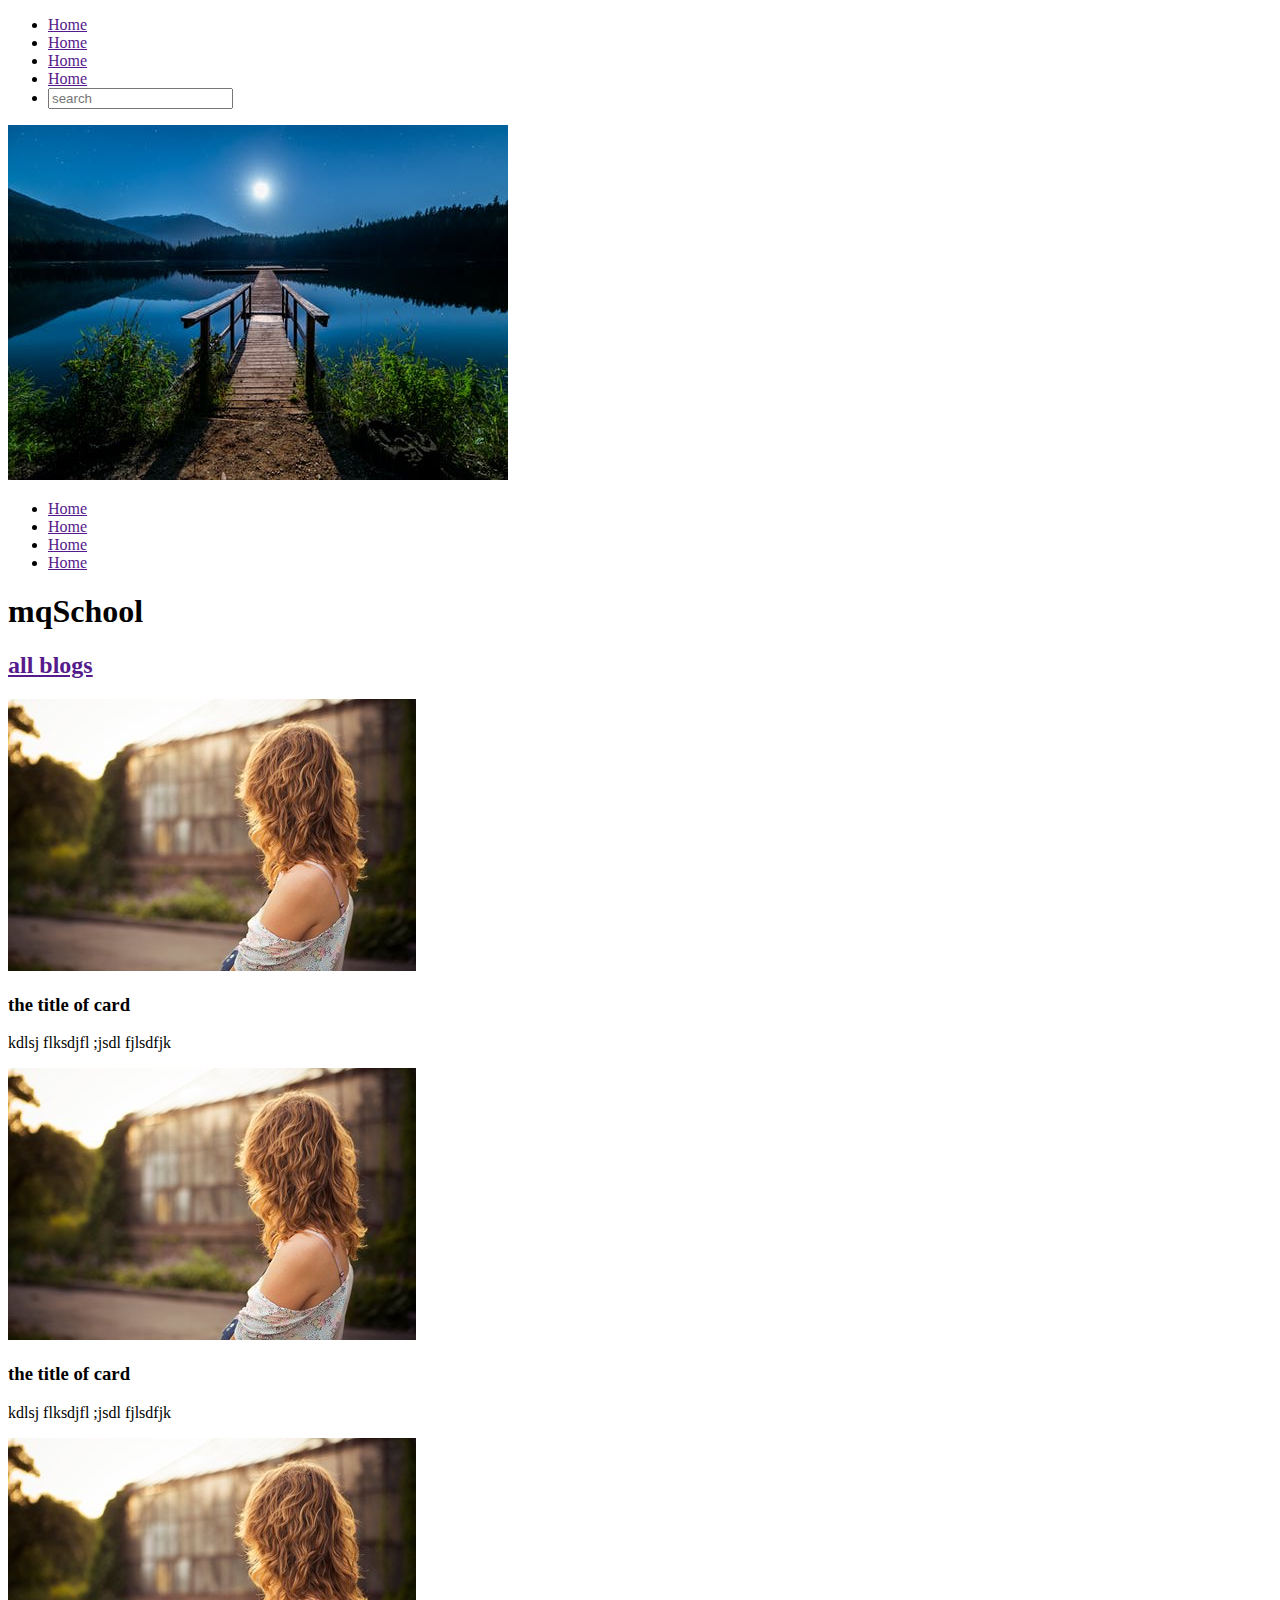
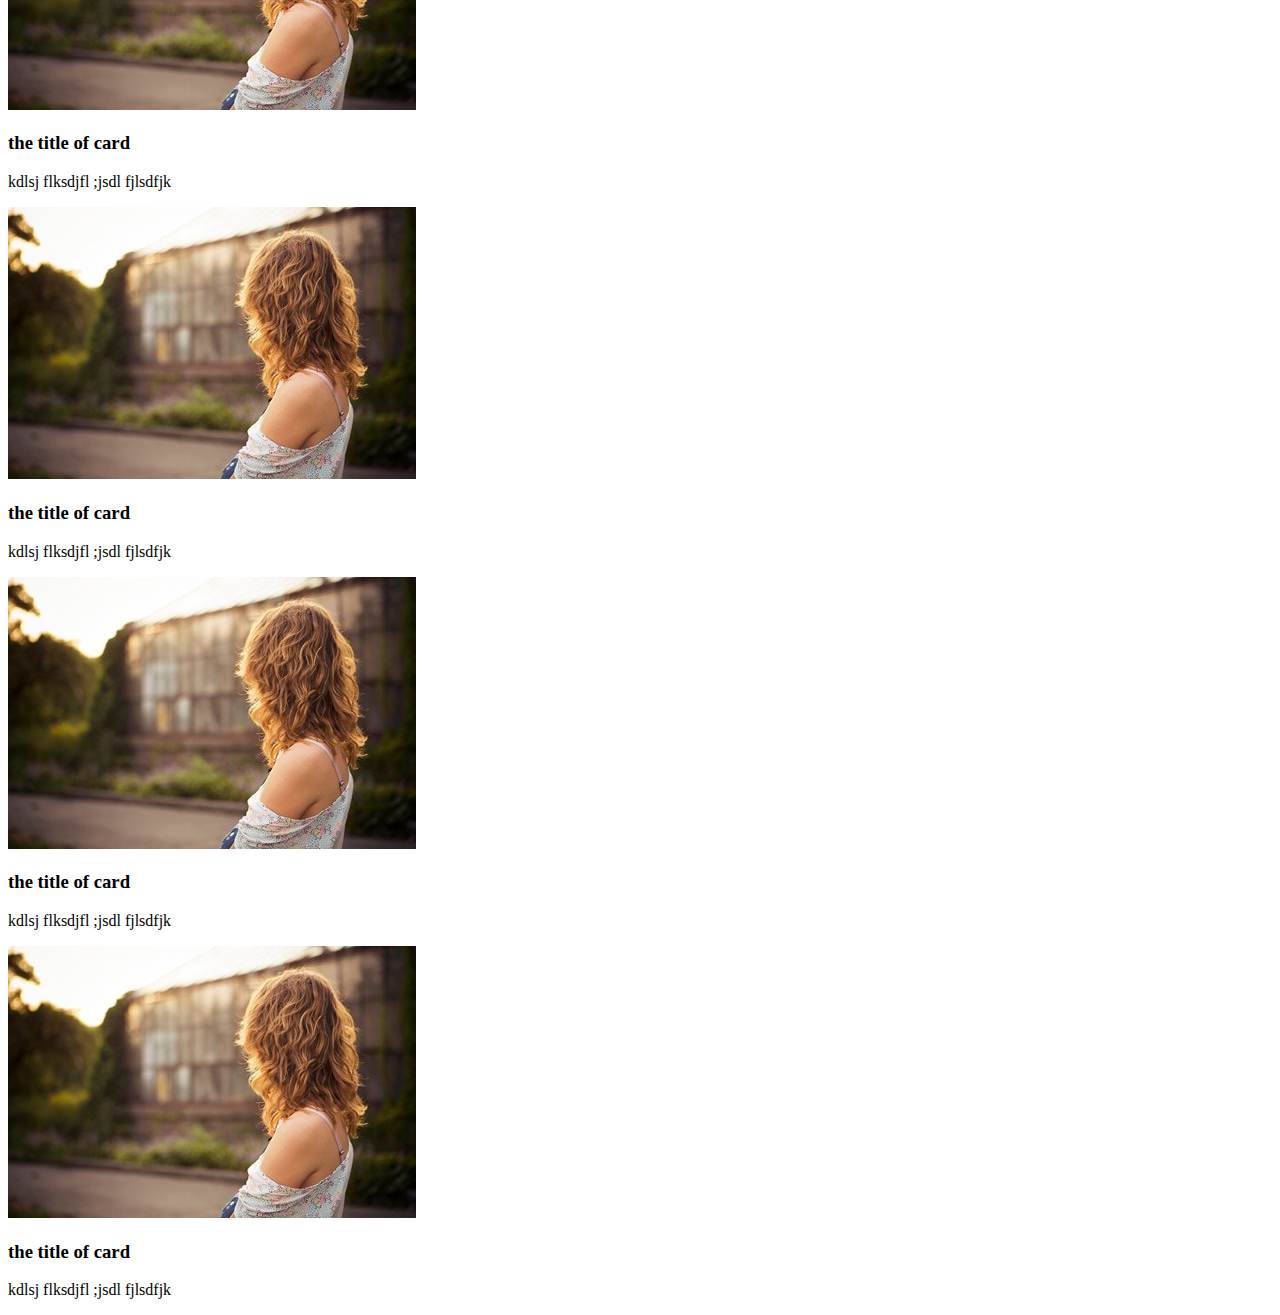
<file: index.html>
<!DOCTYPE html>
<html>
<head>
  <title></title>
  <link rel="stylesheet" href="https://use.fontawesome.com/releases/v5.8.1/css/all.css" integrity="sha384-50oBUHEmvpQ+1lW4y57PTFmhCaXp0ML5d60M1M7uH2+nqUivzIebhndOJK28anvf" crossorigin="anonymous">
</head>
<body>
  <div id="slideout-menu">
    <ul>
      <li>
        <a href="">Home</a>
      </li>
      <li>
        <a href="">Home</a>
      </li>
      <li>
        <a href="">Home</a>
      </li>
      <li>
        <a href="">Home</a>
      </li>
      <li>
        <input type="text" placeholder="search">
      </li>
    </ul>
  </div>
  <nav>
    <div id="logo-img">
      <a href="">
        <img src="logo.jpeg">
      </a>
    </div>
    <div id="menu-icon">
      <i class="fas fa-bars"></i>
    </div>
    <ul>
      <li>
        <a href="">Home</a>
      </li>
      <li>
        <a href="">Home</a>
      </li>
      <li>
        <a href="">Home</a>
      </li>
      <li>
        <a href="">Home</a>
      </li>
    </ul>
    <div class="search-icon">
      <i class="fas fa-search"></i>
    </div>
  </nav>
  <div id="banner">
    <h1>mqSchool</h1>
  </div>
  <main>
    <a href="">
      <h2 class="section-heading"> all blogs</h2>
    </a>
    <section>
      <div class="card">
        <div class="card-img">
          <a href="">
            <img src="card-image.jpg">
          </a>
        </div>
        <div class="card-description">
          <a class="title">
            <h3>the title of card</h3>
          </a>
          <p>
            kdlsj flksdjfl ;jsdl fjlsdfjk 
          </p>
          <a class="btn-readmore"></a>
        </div>
      </div>
      <div class="card">
        <div class="card-img">
          <a href="">
            <img src="card-image.jpg">
          </a>
        </div>
        <div class="card-description">
          <a class="title">
            <h3>the title of card</h3>
          </a>
          <p>
            kdlsj flksdjfl ;jsdl fjlsdfjk 
          </p>
          <a class="btn-readmore"></a>
        </div>
      </div>
      <div class="card">
        <div class="card-img">
          <a href="">
            <img src="card-image.jpg">
          </a>
        </div>
        <div class="card-description">
          <a class="title">
            <h3>the title of card</h3>
          </a>
          <p>
            kdlsj flksdjfl ;jsdl fjlsdfjk 
          </p>
          <a class="btn-readmore"></a>
        </div>
      </div>
    </section>
    <section>
      <div class="card">
        <div class="card-img">
          <a href="">
            <img src="card-image.jpg">
          </a>
        </div>
        <div class="card-description">
          <a class="title">
            <h3>the title of card</h3>
          </a>
          <p>
            kdlsj flksdjfl ;jsdl fjlsdfjk 
          </p>
          <a class="btn-readmore"></a>
        </div>
      </div>
      <div class="card">
        <div class="card-img">
          <a href="">
            <img src="card-image.jpg">
          </a>
        </div>
        <div class="card-description">
          <a class="title">
            <h3>the title of card</h3>
          </a>
          <p>
            kdlsj flksdjfl ;jsdl fjlsdfjk 
          </p>
          <a class="btn-readmore"></a>
        </div>
      </div>
      <div class="card">
        <div class="card-img">
          <a href="">
            <img src="card-image.jpg">
          </a>
        </div>
        <div class="card-description">
          <a class="title">
            <h3>the title of card</h3>
          </a>
          <p>
            kdlsj flksdjfl ;jsdl fjlsdfjk 
          </p>
          <a class="btn-readmore"></a>
        </div>
      </div>
    </section>
  </main>
</body>
</html>
</file>
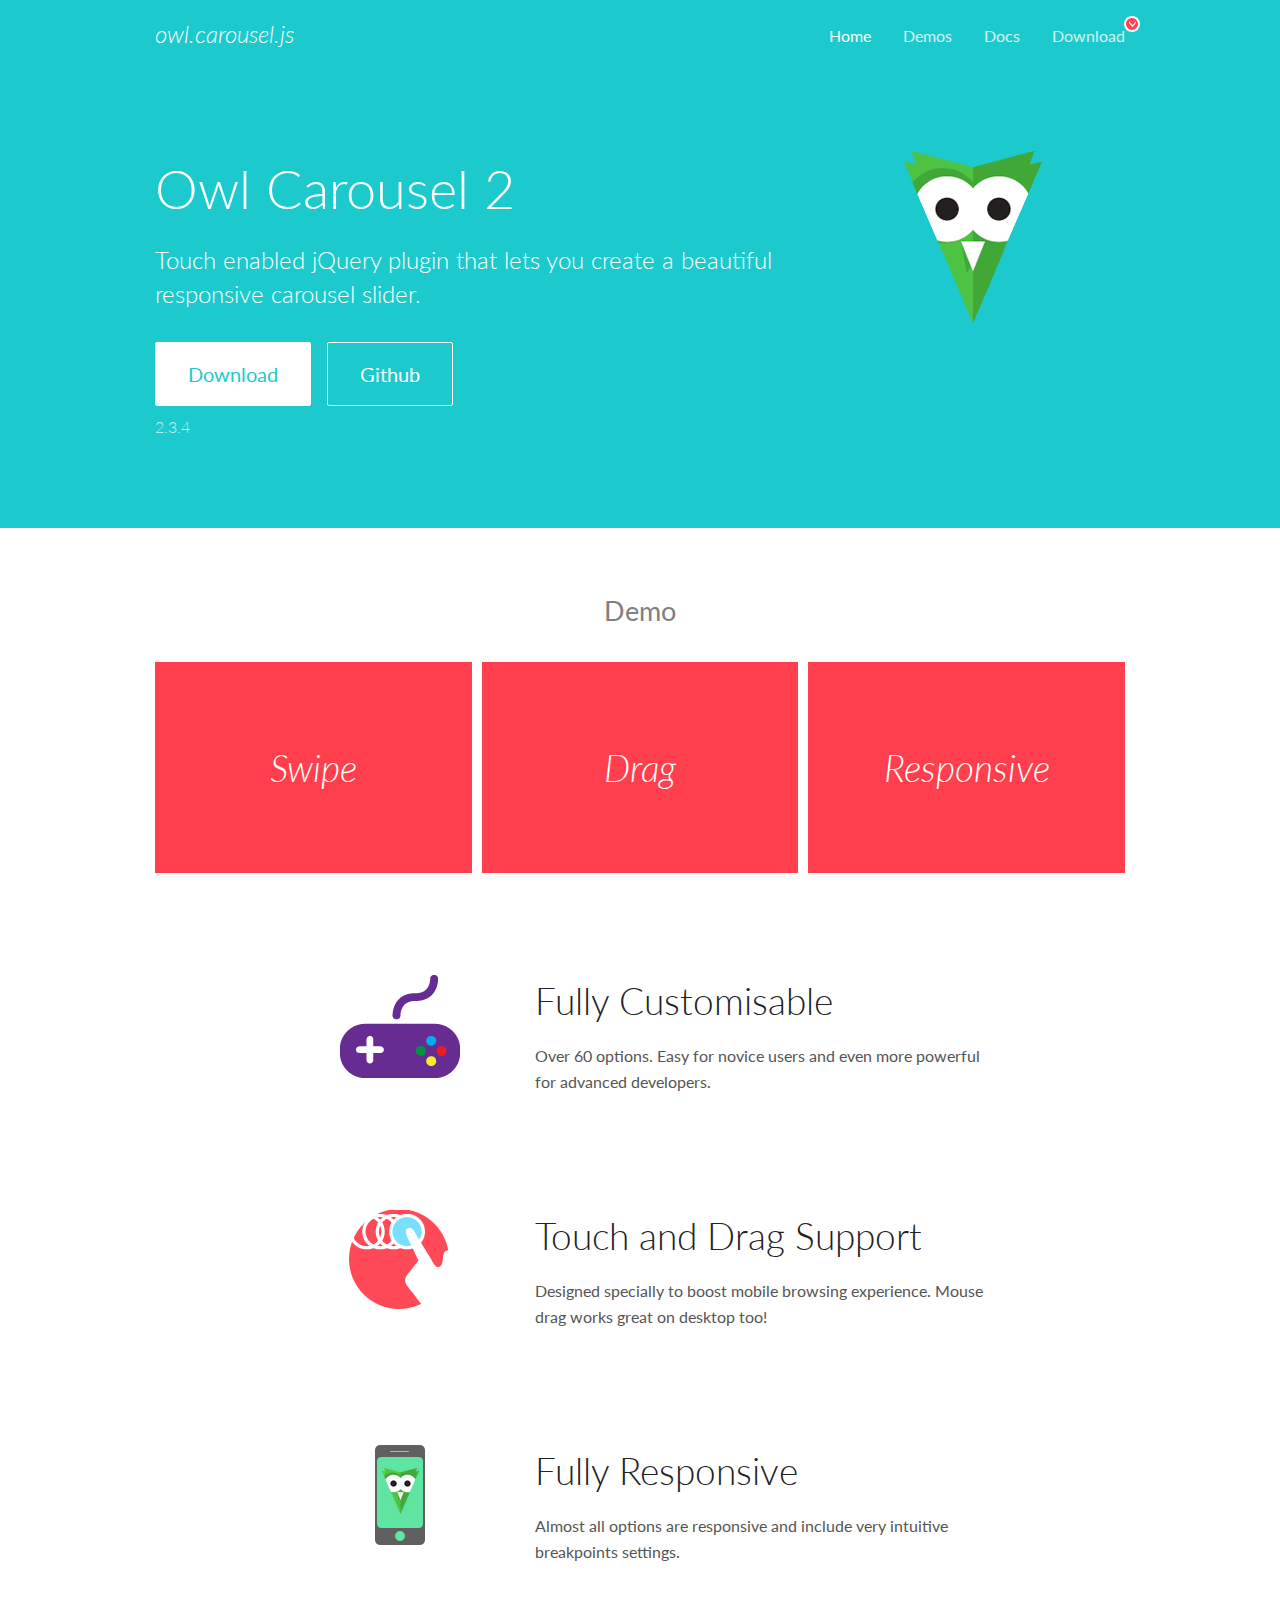
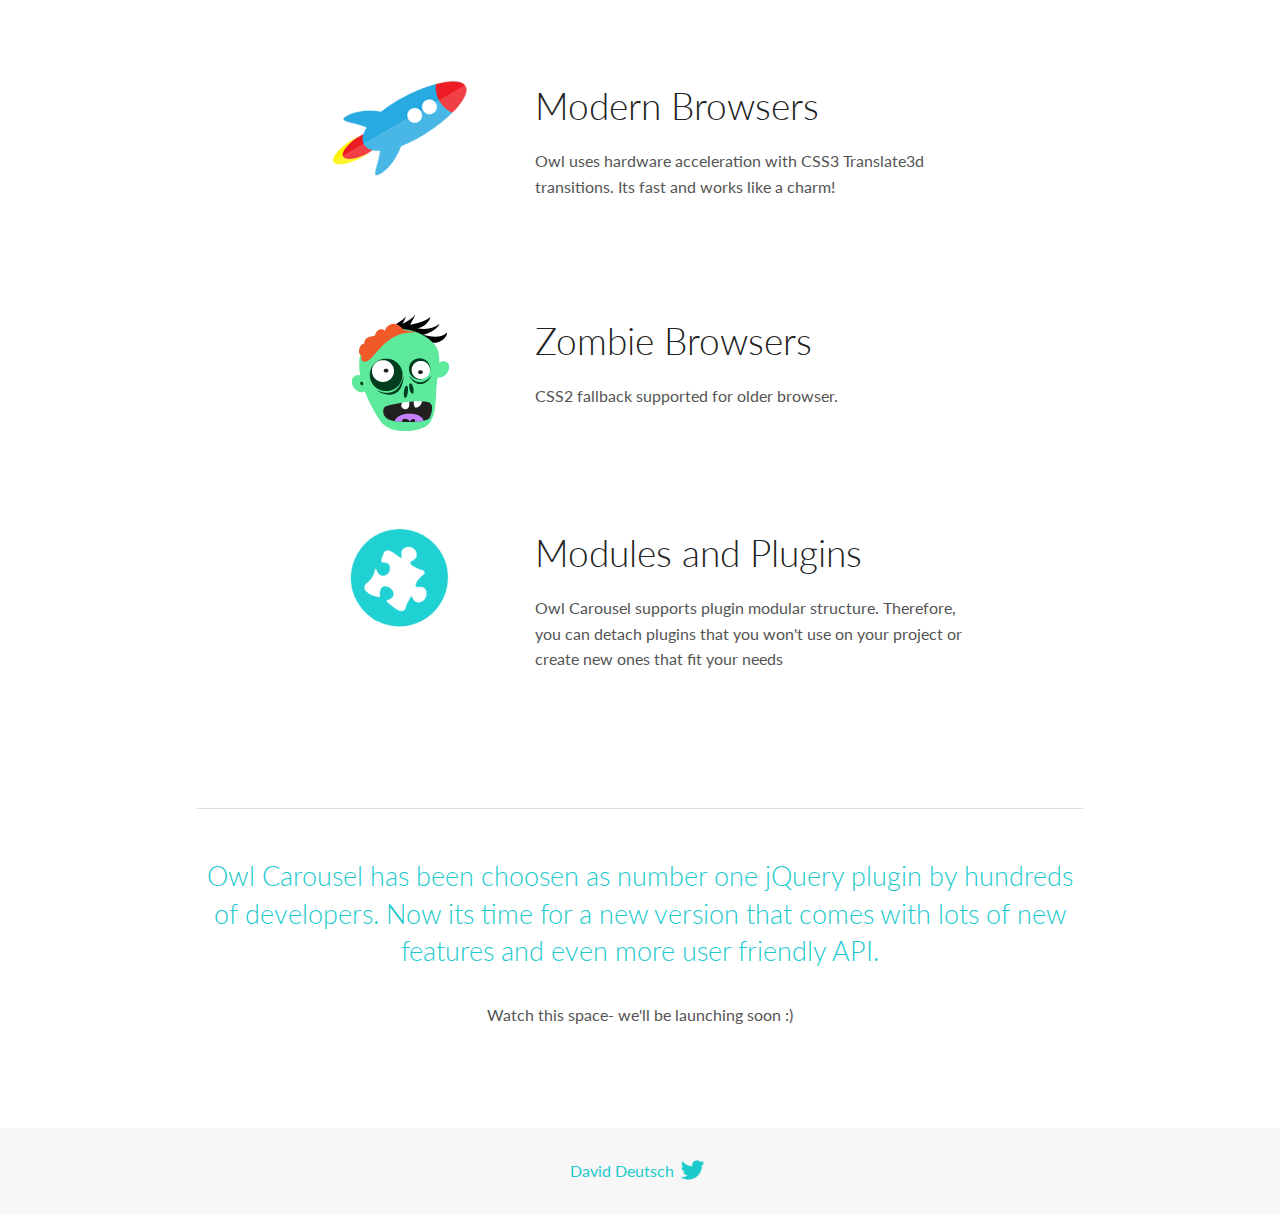
<file: owlcarousel/docs/index.html>
<!DOCTYPE html>
<html lang="en">
  <head>

    <!-- head -->
    <meta charset="utf-8">
    <meta name="msapplication-tap-highlight" content="no" />
    <meta name="viewport" content="width=device-width, initial-scale=1.0" />
    <meta name="description" content="Touch enabled jQuery plugin that lets you create beautiful responsive carousel slider.">
    <meta name="author" content="David Deutsch">
    <title>
      Home | Owl Carousel | 2.3.4
    </title>

    <!-- Stylesheets -->
    <link href='https://fonts.googleapis.com/css?family=Lato:300,400,700,400italic,300italic' rel='stylesheet' type='text/css'>
    <link rel="stylesheet" href="assets/css/docs.theme.min.css">

    <!-- Owl Stylesheets -->
    <link rel="stylesheet" href="assets/owlcarousel/assets/owl.carousel.min.css">
    <link rel="stylesheet" href="assets/owlcarousel/assets/owl.theme.default.min.css">

    <!-- HTML5 shim and Respond.js IE8 support of HTML5 elements and media queries -->

    <!--[if lt IE 9]>
      <script src="https://oss.maxcdn.com/libs/html5shiv/3.7.0/html5shiv.js"></script>
      <script src="https://oss.maxcdn.com/libs/respond.js/1.3.0/respond.min.js"></script>
    <![endif]-->

    <!-- Favicons -->
    <link rel="apple-touch-icon-precomposed" sizes="144x144" href="assets/ico/apple-touch-icon-144-precomposed.png">
    <link rel="shortcut icon" href="assets/ico/favicon.png">
    <link rel="shortcut icon" href="favicon.ico">

    <!-- Yeah i know js should not be in header. Its required for demos.-->

    <!-- javascript -->
    <script src="assets/vendors/jquery.min.js"></script>
    <script src="assets/owlcarousel/owl.carousel.js"></script>
  </head>
  <body>

    <!-- header -->
    <header class="header">
      <div class="row">
        <div class="large-12 columns">
          <div class="brand left">
            <h3>
              <a href="/OwlCarousel2/">owl.carousel.js</a> 
            </h3>
          </div>
          <a id="toggle-nav" class="right">
            <span></span> <span></span> <span></span> 
          </a> 
          <div class="nav-bar">
            <ul class="clearfix">
              <li class="active">
                <a href="/OwlCarousel2/index.html">Home</a> 
              </li>
              <li> <a href="/OwlCarousel2/demos/demos.html">Demos</a>  </li>
              <li> <a href="/OwlCarousel2/docs/started-welcome.html">Docs</a>  </li>
              <li>
                <a href="https://github.com/OwlCarousel2/OwlCarousel2/archive/2.3.4.zip">Download</a> 
                <span class="download"></span> 
              </li>
            </ul>
          </div>
        </div>
      </div>
    </header>

    <!-- home panel -->
    <section id="hero">
      <div class="row">
        <div class="large-8 medium-8 columns">
          <h1>Owl Carousel 2</h1>
          <h4>Touch enabled jQuery plugin that lets you create a beautiful responsive carousel slider.</h4>
          <a href="https://github.com/OwlCarousel2/OwlCarousel2/archive/2.3.4.zip" class="hero-button">Download</a> 
          <a href="https://github.com/OwlCarousel2/OwlCarousel2" class="hero-button outline">Github</a> 
          <p>2.3.4</p>
        </div>
        <div class="large-4 medium-4 columns">
          <img class="owl-logo" src="assets/img/owl-logo.png" alt="mr. Owl">
        </div>
      </div>
    </section>

    <!-- body -->
    <div class="home-demo">
      <div class="row">
        <div class="large-12 columns">
          <h3>Demo</h3>
          <div class="owl-carousel">
            <div class="item">
              <h2>Swipe</h2>
            </div>
            <div class="item">
              <h2>Drag</h2>
            </div>
            <div class="item">
              <h2>Responsive</h2>
            </div>
            <div class="item">
              <h2>CSS3</h2>
            </div>
            <div class="item">
              <h2>Fast</h2>
            </div>
            <div class="item">
              <h2>Easy</h2>
            </div>
            <div class="item">
              <h2>Free</h2>
            </div>
            <div class="item">
              <h2>Upgradable</h2>
            </div>
            <div class="item">
              <h2>Tons of options</h2>
            </div>
            <div class="item">
              <h2>Infinity</h2>
            </div>
            <div class="item">
              <h2>Auto Width</h2>
            </div>
          </div>
        </div>
      </div>
    </div>
    <script>
      var owl = $('.owl-carousel');
      owl.owlCarousel({
        margin: 10,
        loop: true,
        responsive: {
          0: {
            items: 1
          },
          600: {
            items: 2
          },
          1000: {
            items: 3
          }
        }
      })
    </script>

    <!-- features -->
    <div id="features">
      <div class="row">
        <div class="small-12 medium-9 small-centered columns">
          <section class="row feature">
            <div class="medium-4 small-12 columns">
              <img src="assets/img/feature-options.png" alt="">
            </div>
            <div class="medium-8 small-12 columns">
              <h2>Fully Customisable</h2>
              <p>Over 60 options. Easy for novice users and even more powerful for advanced developers.</p>
            </div>
          </section>
          <section class="row feature">
            <div class="medium-4 small-12 columns">
              <img src="assets/img/feature-drag.png" alt="">
            </div>
            <div class="medium-8 small-12 columns">
              <h2>Touch and Drag Support</h2>
              <p>Designed specially to boost mobile browsing experience. Mouse drag works great on desktop too!</p>
            </div>
          </section>
          <section class="row feature">
            <div class="medium-4 small-12 columns">
              <img src="assets/img/feature-responsive.png" alt="">
            </div>
            <div class="medium-8 small-12 columns">
              <h2>Fully Responsive</h2>
              <p>Almost all options are responsive and include very intuitive breakpoints settings.</p>
            </div>
          </section>
          <section class="row feature">
            <div class="medium-4 small-12 columns">
              <img src="assets/img/feature-modern.png" alt="">
            </div>
            <div class="medium-8 small-12 columns">
              <h2>Modern Browsers</h2>
              <p>Owl uses hardware acceleration with CSS3 Translate3d transitions. Its fast and works like a charm! </p>
            </div>
          </section>
          <section class="row feature">
            <div class="medium-4 small-12 columns">
              <img src="assets/img/feature-zombie.png" alt="">
            </div>
            <div class="medium-8 small-12 columns">
              <h2>Zombie Browsers</h2>
              <p>CSS2 fallback supported for older browser.</p>
            </div>
          </section>
          <section class="row feature">
            <div class="medium-4 small-12 columns">
              <img src="assets/img/feature-module.png" alt="">
            </div>
            <div class="medium-8 small-12 columns">
              <h2>Modules and Plugins</h2>
              <p>Owl Carousel supports plugin modular structure. Therefore, you can detach plugins that you won&#x27;t use on your project or create new ones that fit your needs</p>
            </div>
          </section>
        </div>
      </div>
    </div>

    <!-- footer -->
    <section id="teaser-text">
      <div class="row">
        <div class="small-12 medium-11 small-centered columns">
          <hr>
          <h3 id="owl-carousel-has-been-choosen-as-number-one-jquery-plugin-by-hundreds-of-developers-now-its-time-for-a-new-version-that-comes-with-lots-of-new-features-and-even-more-user-friendly-api-">Owl Carousel has been choosen as number one jQuery plugin by hundreds of developers. Now its time for a new version that comes with lots of new features and even more user friendly API.</h3>
          <p>Watch this space- we&#39;ll be launching soon :)</p>
        </div>
      </div>
    </section>

    <!-- footer -->
    <footer class="footer">
      <div class="row">
        <div class="large-12 columns">
          <h5>
            <a href="/OwlCarousel2/docs/support-contact.html">David Deutsch</a> 
            <a id="custom-tweet-button" href="https://twitter.com/share?url=https://github.com/OwlCarousel2/OwlCarousel2&text=Owl Carousel - This is so awesome! " target="_blank"></a> 
          </h5>
        </div>
      </div>
    </footer>

    <!-- vendors -->
    <script src="assets/vendors/highlight.js"></script>
    <script src="assets/js/app.js"></script>
  </body>
</html>
</file>
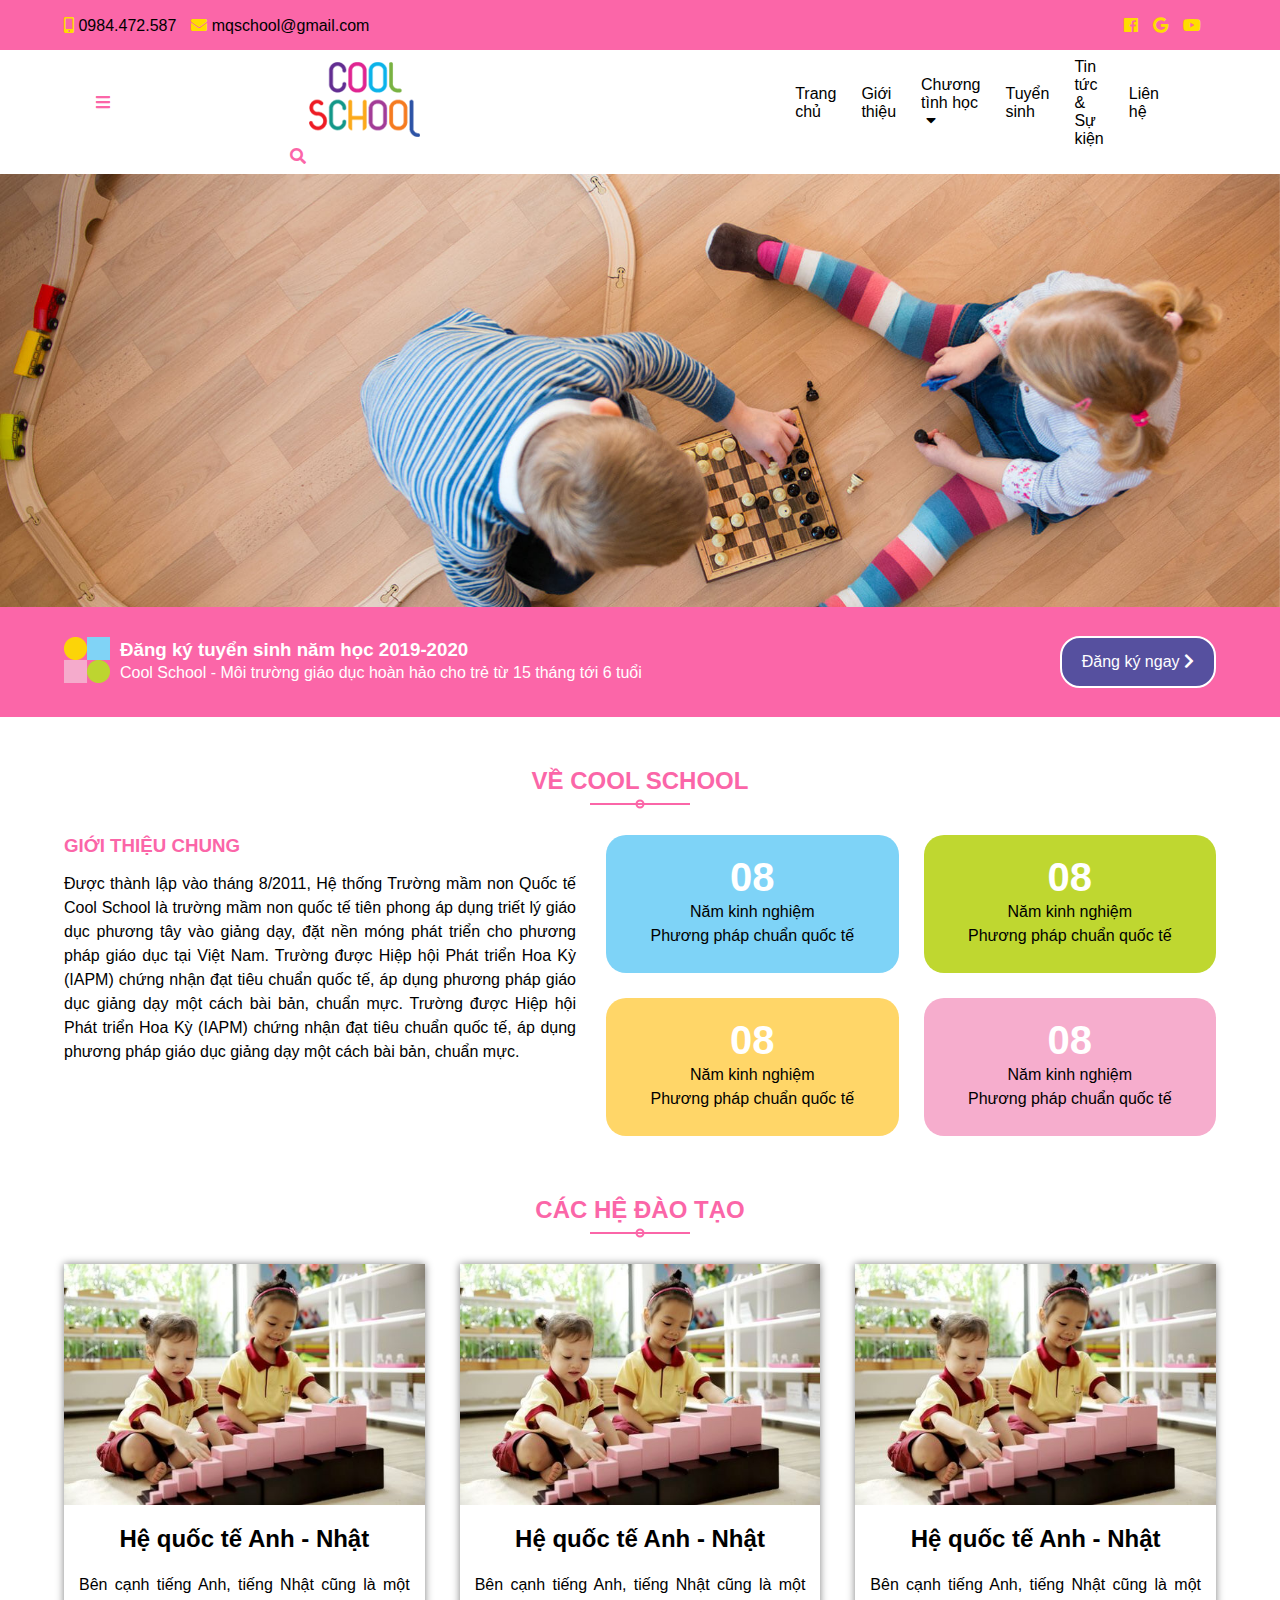
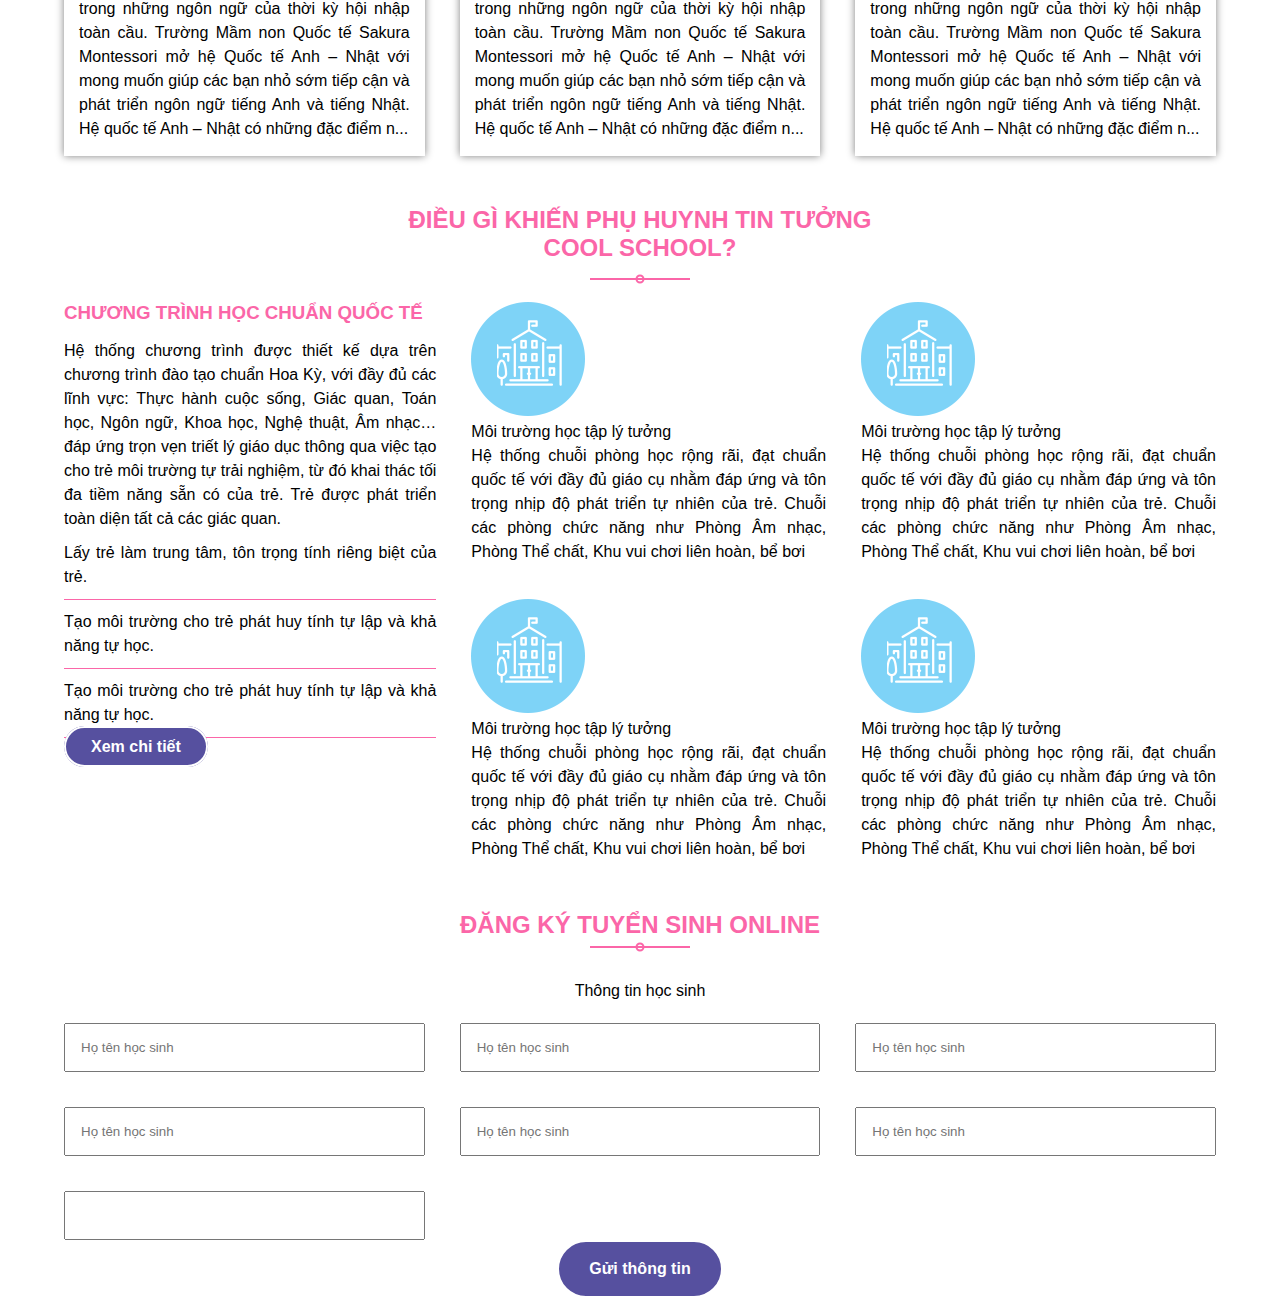
<file: coolschool.html>
<!DOCTYPE html>
<html>
<head>
	<title></title>
	<link rel="stylesheet" type="text/css" href="jquery-ui.css">
	<link rel="stylesheet" type="text/css" href="fontawesome/css/all.css">
	<link rel="stylesheet" href="owlcarousel/dist/assets/owl.carousel.min.css">
	<link rel="stylesheet" href="owlcarousel/dist/assets/owl.theme.default.min.css">
	<link rel="stylesheet" type="text/css" href="style.css">
</head>
<body>
  <header>
    <div id="contact-topbar">
    	<div class="container">
	    	<div id="topbar-left">
		      <ul>
		      	<li>
		      		<i class="fa fa-mobile-alt"></i> 0984.472.587
		      	</li>
		      	<li class="hidden-xs">
		      		<i class="fa fa-envelope"></i> mqschool@gmail.com
		      	</li>
		      </ul>
		    </div>
			<div id="topbar-right" class="hidden-xs">
				<ul>
					<li><a href=""><i class="fab fa-facebook"></i></a></li>
					<li><a href=""><i class="fab fa-google"></i></a></li>
					<li><a href=""><i class="fab fa-youtube"></i></a></li>
				</ul>	
			</div>
		</div>
    </div>
    <nav id="navbar">
		<div class="container">
			<div id="menu-icon" class="hidden-lg">
				<a href="" id="btn-menu-icon"><i class="fas fa-bars" ></i></a>
			</div>
			<div id="logo">
			<a href=""><img src="logo.png"></a>
			</div>
			<ul class="hidden-xs">
			<li><a href="#">Trang chủ</a></li>
			<li><a href="">Giới thiệu</a></li>
			<li class="dropdown"><a href="">Chương tình học &nbsp;<i class="fa fa-caret-down"></i></a> 
				<div class="dropdown-content">
					<a href="">chương trình chuẩn quốc tế</a>
					<a href="">chương trình văn-thể-mỹ</a>
					<a href="">chương trình văn hóa nhật</a>
				</div>
			</li>
			<li><a href="">Tuyển sinh</a></li>
			<li><a href="">Tin tức & Sự kiện</a></li>
			<li><a href="">Liên hệ</a></li>
			</ul>
			<div id="search-icon">
				<a href=""><i class="fas fa-search"></i></a>
			</div>
		</div>
    </nav>
  </header>
  <div id="slider" class="owl-carousel">
  	<div class="item">
  		<a href=""><img src="banner.jpg"></a>
  	</div>
  	<div class="item">
  		<a href=""><img src="banner.jpg"></a>
  	</div>
  	<div class="item">
  		<a href=""><img src="banner.jpg"></a>
  	</div>
  </div>
  <section id="register">
  	<div class="container">
  		<div id="register-left">
  			<div id="register-img">
  				<img src="register-img.png">
  			</div>
  			<div>
  				<h3 class="white-text">Đăng ký tuyển sinh năm học 2019-2020</h3>
  				<p class="white-text">Cool School - Môi trường giáo dục hoàn hảo cho trẻ từ 15 tháng tới 6 tuổi</p>
  			</div>
  		</div>
  		<div id="register-right">
  			<a href="">Đăng ký ngay <i class="fas fa-chevron-right"></i></a>
  		</div>
  	</div>
  </section>
  <section id="section1">
  	<div class="section-heading">
  		<h2>VỀ COOL SCHOOL</h2>
  	</div>
  	<div class="container">
  		<div id="section1-des-left">
  			<h3 class="title">GIỚI THIỆU CHUNG</h3>
  			<p>Được thành lập vào tháng 8/2011, Hệ thống Trường mầm non Quốc tế Cool School là trường mầm non quốc tế tiên phong áp dụng triết lý giáo dục phương tây vào giảng dạy, đặt nền móng phát triển cho phương pháp giáo dục tại Việt Nam. Trường được Hiệp hội Phát triển Hoa Kỳ (IAPM) chứng nhận đạt tiêu chuẩn quốc tế, áp dụng phương pháp giáo dục giảng dạy một cách bài bản, chuẩn mực. Trường được Hiệp hội Phát triển Hoa Kỳ (IAPM) chứng nhận đạt tiêu chuẩn quốc tế, áp dụng phương pháp giáo dục giảng dạy một cách bài bản, chuẩn mực.</p>
  		</div>
  		<div id="section1-des-right">
  			<div class="box box1">
  				<div class="number white-text">08</div>
  				<p class="white-color">Năm kinh nghiệm <br>Phương pháp chuẩn quốc tế</p>
  			</div>
  			<div class="box box2">
  				<div class="number white-text">08</div>
  				<p class="white-color">Năm kinh nghiệm <br>Phương pháp chuẩn quốc tế</p>
  			</div>
  			<div class="box box3">
  				<div class="number white-text">08</div>
  				<p class="white-color">Năm kinh nghiệm <br>Phương pháp chuẩn quốc tế</p>
  			</div>
  			<div class="box box4">
  				<div class="number white-text">08</div>
  				<p class="white-color">Năm kinh nghiệm <br>Phương pháp chuẩn quốc tế</p>
  			</div>
  		</div>
  	</div>
  </section>
  <section id="section2">
  	<div class="section-heading">
  		<h2><a href="">CÁC HỆ ĐÀO TẠO</a></h2>
  	</div>
  	<div class="container">
  		<div class="box">
  			<div class="section2-image"><img src="section2-img.jpg"></div>
  			<h2 class="section2-title">Hệ quốc tế Anh - Nhật</h2>
  			<p>Bên cạnh tiếng Anh, tiếng Nhật cũng là một trong những ngôn ngữ của thời kỳ hội nhập toàn cầu. Trường Mầm non Quốc tế Sakura Montessori mở hệ Quốc tế Anh – Nhật với mong muốn giúp các bạn nhỏ sớm tiếp cận và phát triển ngôn ngữ tiếng Anh và tiếng Nhật.  Hệ quốc tế Anh – Nhật có những đặc điểm n...</p>
  		</div>
  		<div class="box">
  			<div class="section2-image"><img src="section2-img.jpg"></div>
  			<h2 class="section2-title">Hệ quốc tế Anh - Nhật</h2>
  			<p>Bên cạnh tiếng Anh, tiếng Nhật cũng là một trong những ngôn ngữ của thời kỳ hội nhập toàn cầu. Trường Mầm non Quốc tế Sakura Montessori mở hệ Quốc tế Anh – Nhật với mong muốn giúp các bạn nhỏ sớm tiếp cận và phát triển ngôn ngữ tiếng Anh và tiếng Nhật.  Hệ quốc tế Anh – Nhật có những đặc điểm n...</p>
  		</div>
  		<div class="box">
  			<div class="section2-image"><img src="section2-img.jpg"></div>
  			<h2 class="section2-title">Hệ quốc tế Anh - Nhật</h2>
  			<p>Bên cạnh tiếng Anh, tiếng Nhật cũng là một trong những ngôn ngữ của thời kỳ hội nhập toàn cầu. Trường Mầm non Quốc tế Sakura Montessori mở hệ Quốc tế Anh – Nhật với mong muốn giúp các bạn nhỏ sớm tiếp cận và phát triển ngôn ngữ tiếng Anh và tiếng Nhật.  Hệ quốc tế Anh – Nhật có những đặc điểm n...</p>
  		</div>
  	</div>
  </section>
  <section id="section3">
  		<div class="section-heading">
	  		<h2>ĐIỀU GÌ KHIẾN PHỤ HUYNH TIN TƯỞNG <br> COOL SCHOOL?</h2>
	  	</div>
	  	<div class="container">
	  		<div class="section3-des-left">
	  			<h3 class="title">CHƯƠNG TRÌNH HỌC CHUẨN QUỐC TẾ</h3>
	  			<p>Hệ thống chương trình được thiết kế dựa trên chương trình đào tạo chuẩn Hoa Kỳ, với đầy đủ các lĩnh vực: Thực hành cuộc sống, Giác quan, Toán học, Ngôn ngữ, Khoa học, Nghệ thuật, Âm nhạc… đáp ứng trọn vẹn triết lý giáo dục thông qua việc tạo cho trẻ môi trường tự trải nghiệm, từ đó khai thác tối đa tiềm năng sẵn có của trẻ. Trẻ được phát triển toàn diện tất cả các giác quan.</p>
	  			<p class="underline">Lấy trẻ làm trung tâm, tôn trọng tính riêng biệt của trẻ.</p>
	  			<p class="underline">Tạo môi trường cho trẻ phát huy tính tự lập và khả năng tự học.</p>
	  			<p class="underline">Tạo môi trường cho trẻ phát huy tính tự lập và khả năng tự học.</p>
	  			<a href="" class="btn-submit"> Xem chi tiết</a>
	  		</div>
	  		<div class="section3-des-right">
	  			<div class="box">
	  				<div class="section3-img">
	  					<img src="section3-img.png">			
	  				</div>
	  				<p class="bold">Môi trường học tập lý tưởng</p>
	  				<p>Hệ thống chuỗi phòng học rộng rãi, đạt chuẩn quốc tế với đầy đủ giáo cụ nhằm đáp ứng và tôn trọng nhịp độ phát triển tự nhiên của trẻ. Chuỗi các phòng chức năng như Phòng Âm nhạc, Phòng Thể chất, Khu vui chơi liên hoàn, bể bơi</p>
	  			</div>
	  			<div class="box">
	  				<div class="section3-img">
	  					<img src="section3-img.png">			
	  				</div>
	  				<p class="bold">Môi trường học tập lý tưởng</p>
	  				<p>Hệ thống chuỗi phòng học rộng rãi, đạt chuẩn quốc tế với đầy đủ giáo cụ nhằm đáp ứng và tôn trọng nhịp độ phát triển tự nhiên của trẻ. Chuỗi các phòng chức năng như Phòng Âm nhạc, Phòng Thể chất, Khu vui chơi liên hoàn, bể bơi</p>
	  			</div>
	  			<div class="box">
	  				<div class="section3-img">
	  					<img src="section3-img.png">			
	  				</div>
	  				<p class="bold">Môi trường học tập lý tưởng</p>
	  				<p>Hệ thống chuỗi phòng học rộng rãi, đạt chuẩn quốc tế với đầy đủ giáo cụ nhằm đáp ứng và tôn trọng nhịp độ phát triển tự nhiên của trẻ. Chuỗi các phòng chức năng như Phòng Âm nhạc, Phòng Thể chất, Khu vui chơi liên hoàn, bể bơi</p>
	  			</div>
	  			<div class="box">
	  				<div class="section3-img">
	  					<img src="section3-img.png">			
	  				</div>
	  				<p class="bold">Môi trường học tập lý tưởng</p>
	  				<p>Hệ thống chuỗi phòng học rộng rãi, đạt chuẩn quốc tế với đầy đủ giáo cụ nhằm đáp ứng và tôn trọng nhịp độ phát triển tự nhiên của trẻ. Chuỗi các phòng chức năng như Phòng Âm nhạc, Phòng Thể chất, Khu vui chơi liên hoàn, bể bơi</p>
	  			</div>
	  		</div>
	  	</div>
  </section>
  <section id="section4">
  	<div class="section-heading">
  		<h2><a href="">ĐĂNG KÝ TUYỂN SINH ONLINE</a></h2>
  	</div>
  	<p style="text-align: center; margin-bottom: 20px;">Thông tin học sinh</p>
  	<div class="container">
  		<input id="name" type="text" placeholder="Họ tên học sinh">
  		<input id="" type="text" placeholder="Họ tên học sinh">
  		<input id="" type="text" placeholder="Họ tên học sinh">
  		<input id="" type="text" placeholder="Họ tên học sinh">
  		<input id="" type="text" placeholder="Họ tên học sinh">
  		<input id="" type="text" placeholder="Họ tên học sinh">
  		<input id="datepicker"></input>
  	</div>
  	<div id="submit-form">
  		<a href="" class="btn-submit" >Gửi thông tin</a>
  	</div>
  </section>
  <footer>
  	
  </footer>
	<script src="jquery.min.js"></script>
	<script src="jquery-1.12.4.js"></script>
	<script src="jquery-ui.js"></script>
	<script>
	  $( function() {
	    $( "#datepicker" ).datepicker({
	    	changeMonth: true,
	    	changeYear:true,
	    	dateFormat: "dd-mm-yy", 
	    	dayNamesMin: [ "CN", "T7", "T6", "T5", "T4", "T3", "T2" ],
	    	monthNamesShort: [ "Tháng 1","Tháng 2","Tháng 3","Tháng 4","Tháng 5","Tháng 6","Tháng 7","Tháng 8","Tháng 9","Tháng 10","Tháng 11","Tháng 12" ],
	    	nextText:"Tiếp",
	    	prevText: "Trước"
	    });
	  } );
	  </script>
	<script src="owlcarousel/dist/owl.carousel.min.js"></script>
	<script>
		$('.owl-carousel').owlCarousel({
			dots:false,
		    responsive:{
		        0:{
		            items:1
		        },
		        600:{
		            items:1
		        },
		        1000:{
		            items:1
		        }
		    }
		});
		$('#btn-menu-icon').click(function(){
			$
		});
	</script>
</body>
</html>
</file>
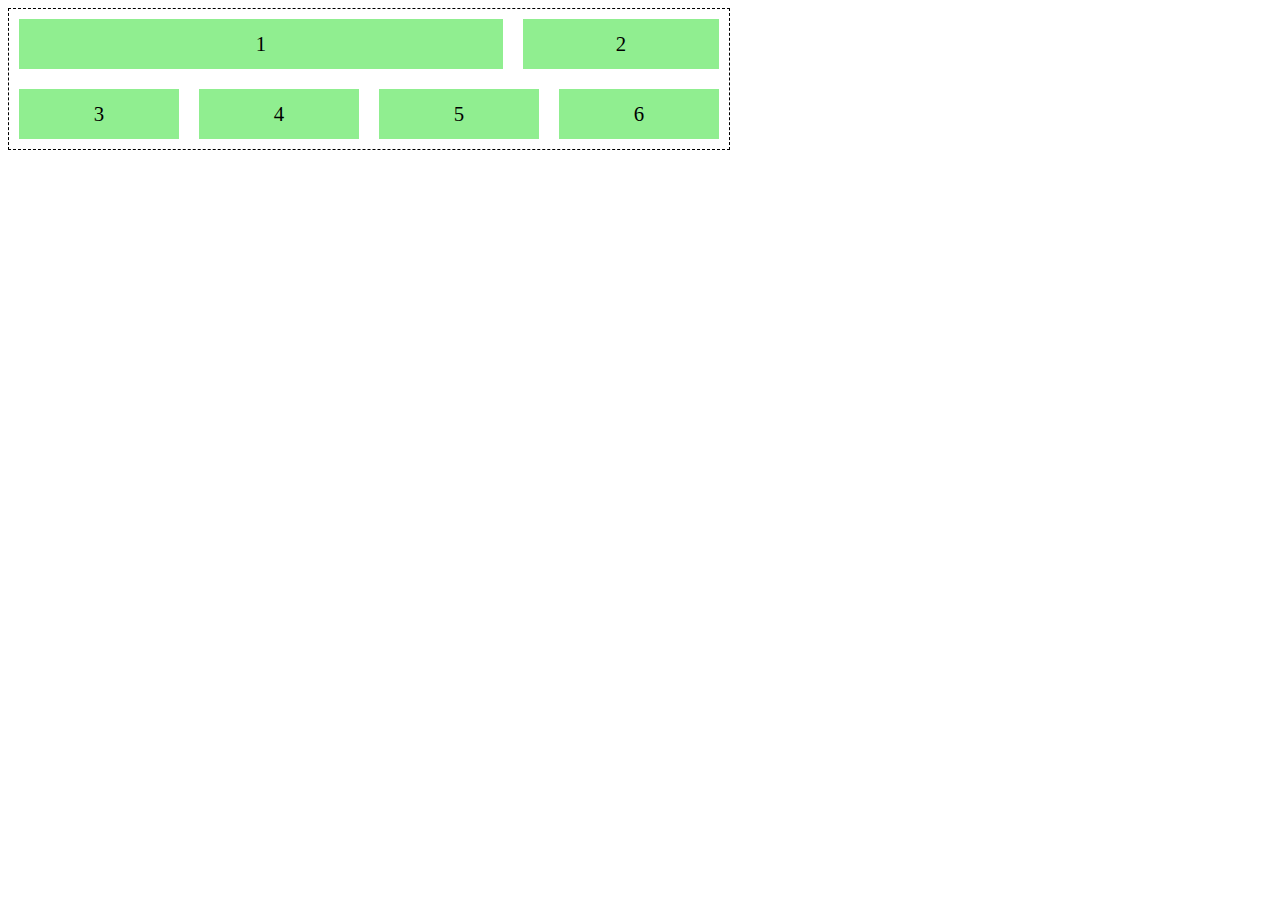
<file: hichic.html>
<!DOCTYPE html>
<html>
<head>
	<title></title>
	<style>
		.container {
    display: flex;
    flex-wrap: wrap;
    border: 1px dashed black;
    width: 720px;
}

.box1 { order: 0; flex-basis: calc(70% - 20px); }
.box2 { order: 1; flex-basis: calc(30% - 20px); }
.box3 { order: 2; flex: 1; }
.box4 { order: 3; flex: 1; }
.box5 { order: 4; flex: 1; }
.box6 { order: 5; flex: 1; }

.box {
    height: 50px;
    width: 100px;
    margin: 10px;
    background-color: lightgreen;
    box-sizing: border-box;
    
    /* non-essential; for styling numbers only */
    display: flex;
    align-items: center;
    justify-content: center;
    font-size: 1.3em;
}
	</style>
</head>
<body>
	<div class="container">
    <div class="box box1"><span>1</span></div>
    <div class="box box2"><span>2</span></div>
    <div class="box box3"><span>3</span></div>
    <div class="box box4"><span>4</span></div>
    <div class="box box5"><span>5</span></div>
    <div class="box box6"><span>6</span></div>
</div>
</body>
</html>
</file>
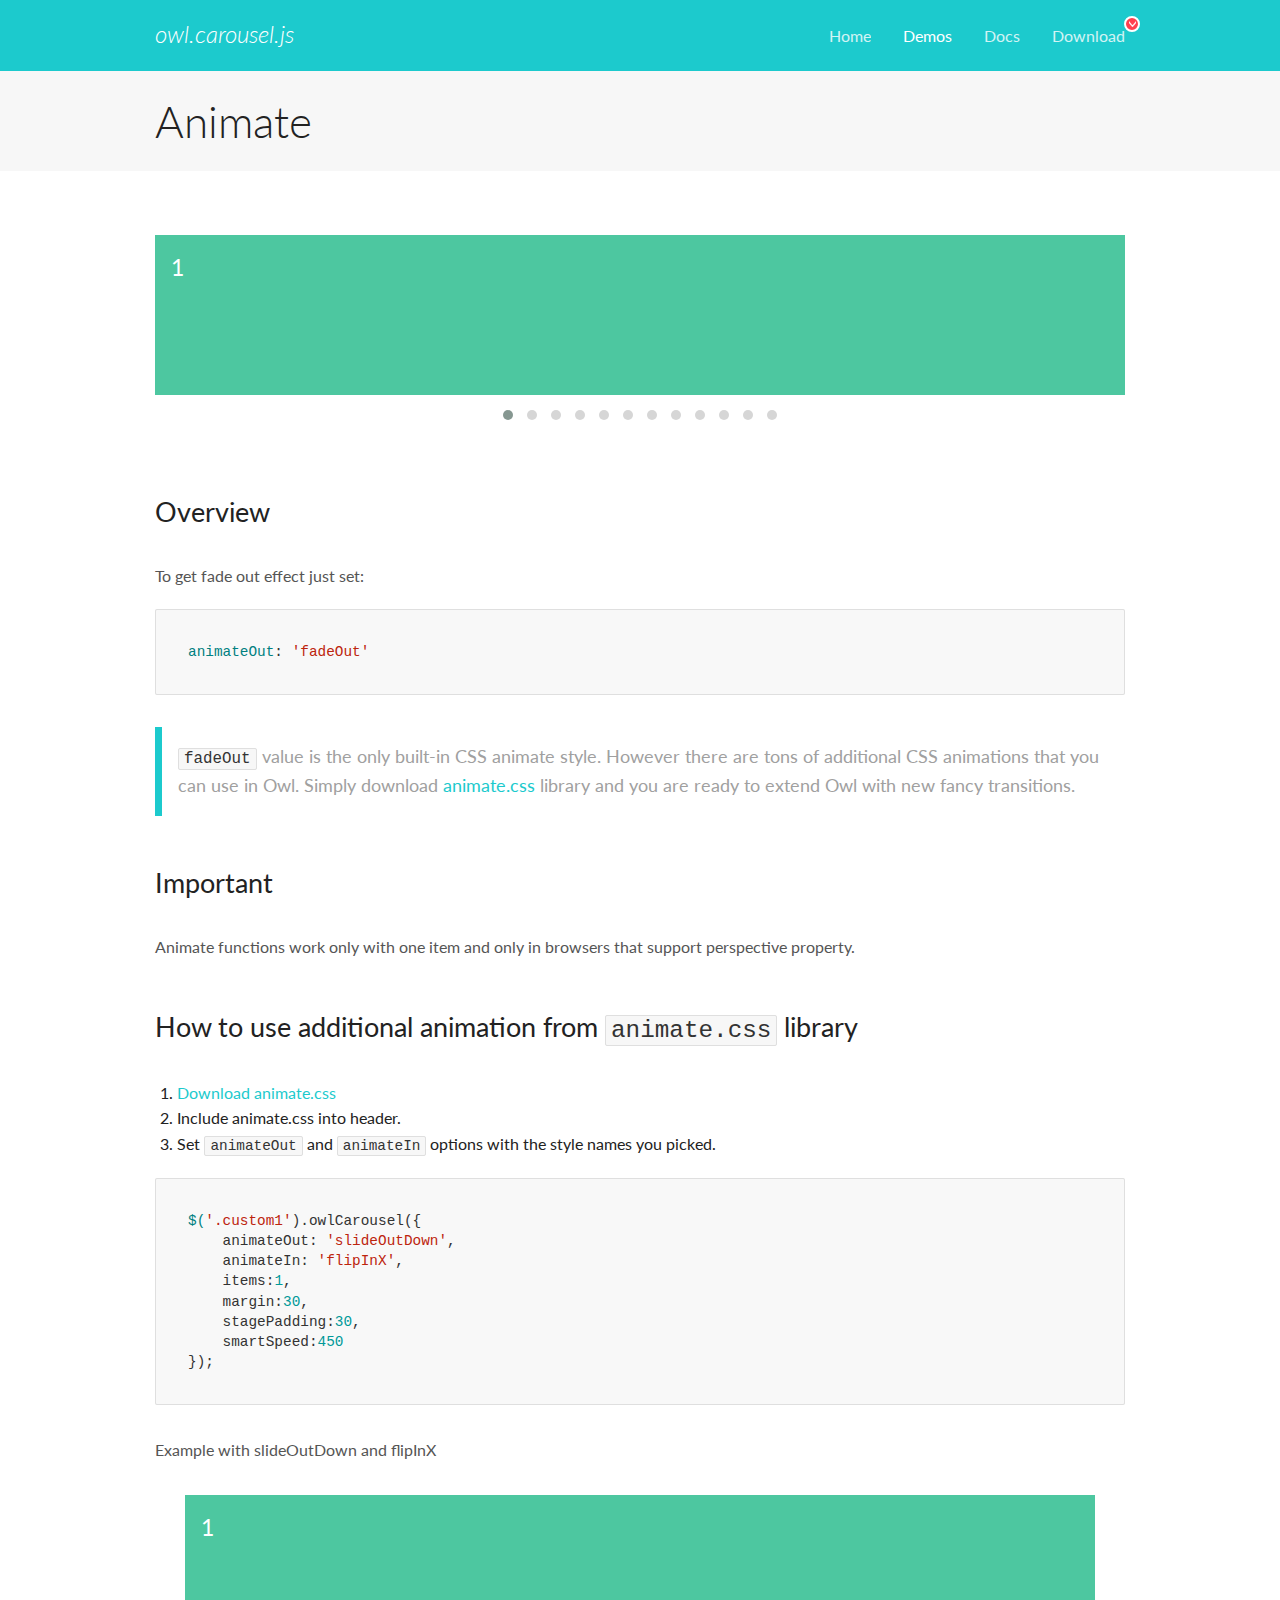
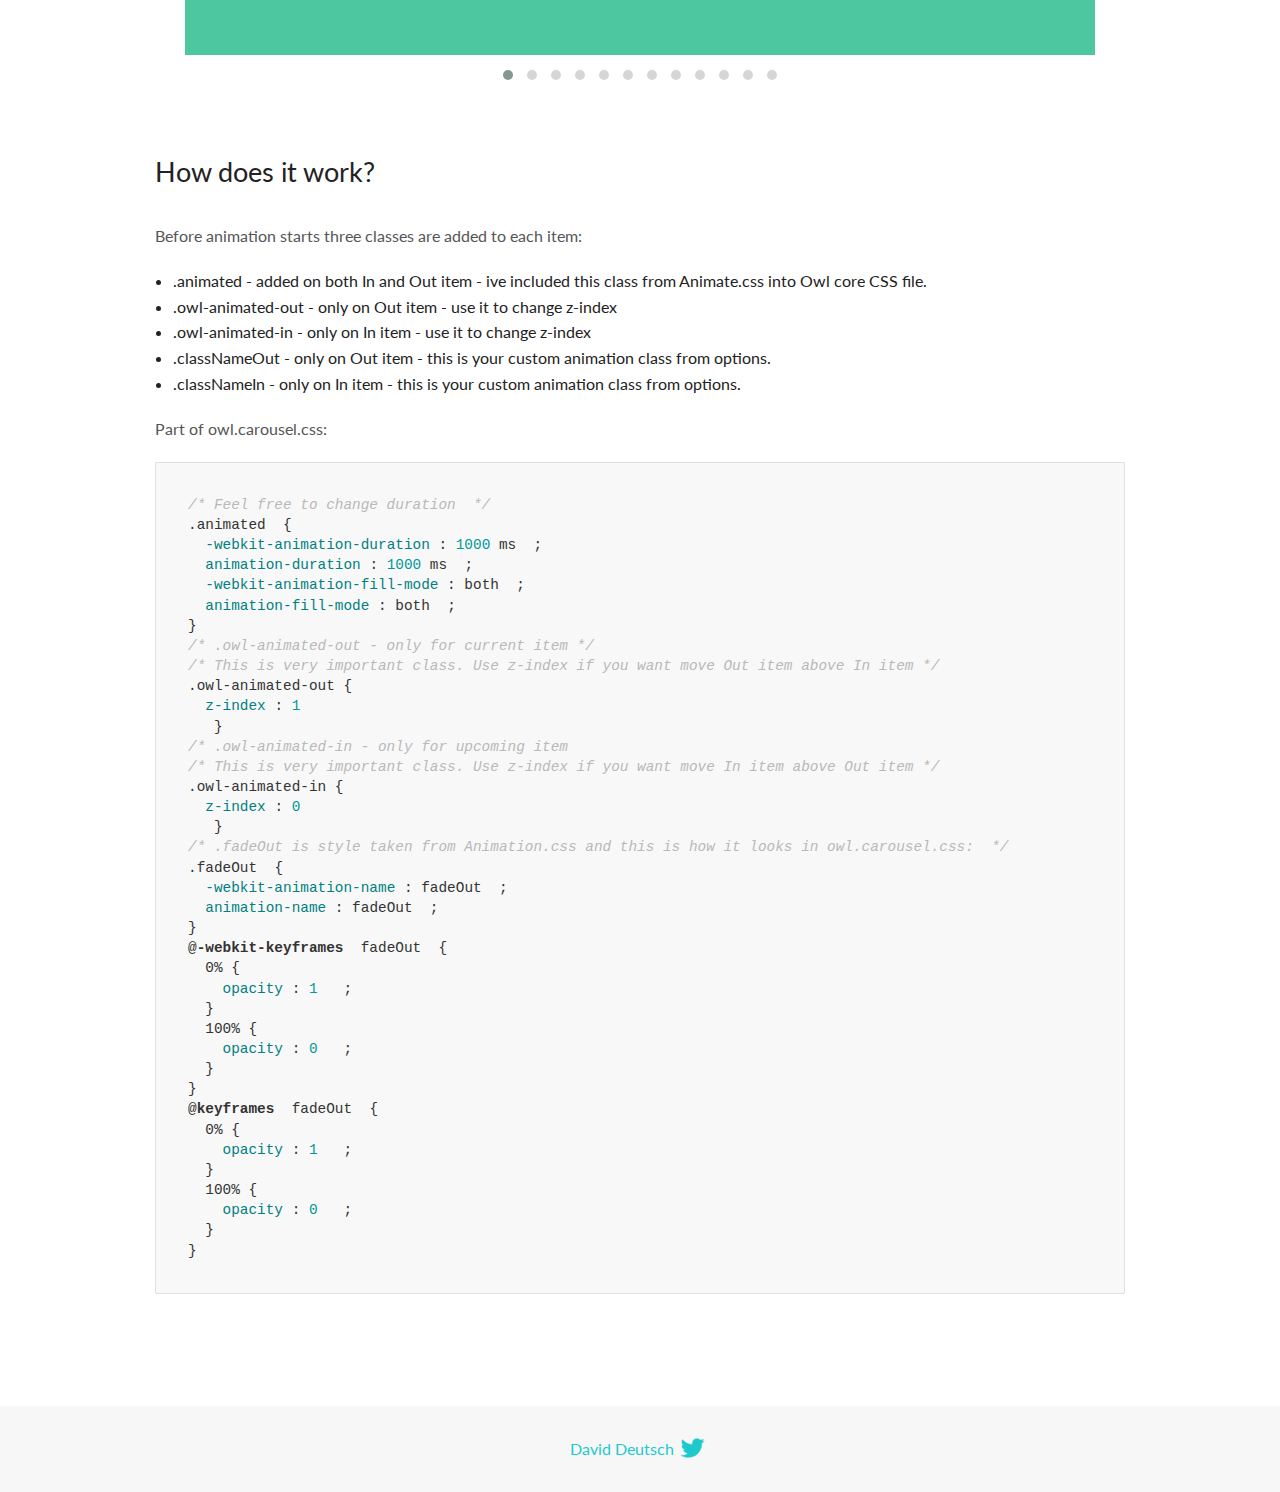
<file: owlcarousel/docs/demos/animate.html>
<!DOCTYPE html>
<html lang="en">
  <head>

    <!-- head -->
    <meta charset="utf-8">
    <meta name="msapplication-tap-highlight" content="no" />
    <meta name="viewport" content="width=device-width, initial-scale=1.0" />
    <meta name="description" content="Animate carousel">
    <meta name="author" content="David Deutsch">
    <title>
      Animate Demo | Owl Carousel | 2.3.4
    </title>

    <!-- Stylesheets -->
    <link href='https://fonts.googleapis.com/css?family=Lato:300,400,700,400italic,300italic' rel='stylesheet' type='text/css'>
    <link rel="stylesheet" href="../assets/css/docs.theme.min.css">

    <!-- Owl Stylesheets -->
    <link rel="stylesheet" href="../assets/owlcarousel/assets/owl.carousel.min.css">
    <link rel="stylesheet" href="../assets/owlcarousel/assets/owl.theme.default.min.css">

    <!-- HTML5 shim and Respond.js IE8 support of HTML5 elements and media queries -->

    <!--[if lt IE 9]>
      <script src="https://oss.maxcdn.com/libs/html5shiv/3.7.0/html5shiv.js"></script>
      <script src="https://oss.maxcdn.com/libs/respond.js/1.3.0/respond.min.js"></script>
    <![endif]-->

    <!-- Favicons -->
    <link rel="apple-touch-icon-precomposed" sizes="144x144" href="../assets/ico/apple-touch-icon-144-precomposed.png">
    <link rel="shortcut icon" href="../assets/ico/favicon.png">
    <link rel="shortcut icon" href="favicon.ico">

    <!-- Yeah i know js should not be in header. Its required for demos.-->

    <!-- javascript -->
    <script src="../assets/vendors/jquery.min.js"></script>
    <script src="../assets/owlcarousel/owl.carousel.js"></script>
  </head>
  <body>

    <!-- header -->
    <header class="header">
      <div class="row">
        <div class="large-12 columns">
          <div class="brand left">
            <h3>
              <a href="/OwlCarousel2/">owl.carousel.js</a> 
            </h3>
          </div>
          <a id="toggle-nav" class="right">
            <span></span> <span></span> <span></span> 
          </a> 
          <div class="nav-bar">
            <ul class="clearfix">
              <li> <a href="/OwlCarousel2/index.html">Home</a>  </li>
              <li class="active">
                <a href="/OwlCarousel2/demos/demos.html">Demos</a> 
              </li>
              <li> <a href="/OwlCarousel2/docs/started-welcome.html">Docs</a>  </li>
              <li>
                <a href="https://github.com/OwlCarousel2/OwlCarousel2/archive/2.3.4.zip">Download</a> 
                <span class="download"></span> 
              </li>
            </ul>
          </div>
        </div>
      </div>
    </header>

    <!-- title -->
    <section class="title">
      <div class="row">
        <div class="large-12 columns">
          <h1>Animate</h1>
        </div>
      </div>
    </section>

    <!--  Demos -->
    <section id="demos">
      <div class="row">
        <div class="large-12 columns">
          <div class="fadeOut owl-carousel owl-theme">
            <div class="item">
              <h4>1</h4>
            </div>
            <div class="item">
              <h4>2</h4>
            </div>
            <div class="item">
              <h4>3</h4>
            </div>
            <div class="item">
              <h4>4</h4>
            </div>
            <div class="item">
              <h4>5</h4>
            </div>
            <div class="item">
              <h4>6</h4>
            </div>
            <div class="item">
              <h4>7</h4>
            </div>
            <div class="item">
              <h4>8</h4>
            </div>
            <div class="item">
              <h4>9</h4>
            </div>
            <div class="item">
              <h4>10</h4>
            </div>
            <div class="item">
              <h4>11</h4>
            </div>
            <div class="item">
              <h4>12</h4>
            </div>
          </div>
          <h3 id="overview">Overview</h3>
          <p>To get fade out effect just set:</p>
          <pre><code>animateOut: &#39;fadeOut&#39;</code></pre>
          <blockquote>
            <p><code>fadeOut</code> value is the only built-in CSS animate style. However there are tons of additional CSS animations that you can use in Owl. Simply download
              <a href="https://daneden.github.io/animate.css/">animate.css</a>  library and you are ready to extend Owl with new fancy transitions.</p>
          </blockquote>
          <h3 id="important">Important</h3>
          <p>Animate functions work only with one item and only in browsers that support perspective property.</p>
          <h3 id="how-to-use-additional-animation-from-animate-css-library">How to use additional animation from <code>animate.css</code> library</h3>
          <ol>
            <li> <a href="https://daneden.github.io/animate.css/">Download animate.css</a>  </li>
            <li>Include animate.css into header.</li>
            <li>Set <code>animateOut</code> and <code>animateIn</code> options with the style names you picked.</li>
          </ol>
          <pre><code>$(&#39;.custom1&#39;).owlCarousel({
    animateOut: &#39;slideOutDown&#39;,
    animateIn: &#39;flipInX&#39;,
    items:1,
    margin:30,
    stagePadding:30,
    smartSpeed:450
});</code></pre>
          <p>Example with slideOutDown and flipInX</p>
          <div class="custom1 owl-carousel owl-theme">
            <div class="item">
              <h4>1</h4>
            </div>
            <div class="item">
              <h4>2</h4>
            </div>
            <div class="item">
              <h4>3</h4>
            </div>
            <div class="item">
              <h4>4</h4>
            </div>
            <div class="item">
              <h4>5</h4>
            </div>
            <div class="item">
              <h4>6</h4>
            </div>
            <div class="item">
              <h4>7</h4>
            </div>
            <div class="item">
              <h4>8</h4>
            </div>
            <div class="item">
              <h4>9</h4>
            </div>
            <div class="item">
              <h4>10</h4>
            </div>
            <div class="item">
              <h4>11</h4>
            </div>
            <div class="item">
              <h4>12</h4>
            </div>
          </div>
          <h3 id="how-does-it-work-">How does it work?</h3>
          <p>Before animation starts three classes are added to each item:</p>
          <ul>
            <li>.animated - added on both In and Out item - ive included this class from Animate.css into Owl core CSS file.</li>
            <li>.owl-animated-out - only on Out item - use it to change z-index</li>
            <li>.owl-animated-in - only on In item - use it to change z-index</li>
            <li>.classNameOut - only on Out item - this is your custom animation class from options.</li>
            <li>.classNameIn - only on In item - this is your custom animation class from options.</li>
          </ul>
          <p>Part of owl.carousel.css:</p>
          <pre><code class="language-css"><span class="comment">/* Feel free to change duration  */</span> 
<span class="class">.animated</span>  <span class="rules">{
  <span class="rule"><span class="attribute">-webkit-animation-duration</span> :<span class="value"> <span class="number">1000</span> ms</span> </span> ;
  <span class="rule"><span class="attribute">animation-duration</span> :<span class="value"> <span class="number">1000</span> ms</span> </span> ;
  <span class="rule"><span class="attribute">-webkit-animation-fill-mode</span> :<span class="value"> both</span> </span> ;
  <span class="rule"><span class="attribute">animation-fill-mode</span> :<span class="value"> both</span> </span> ;
<span class="rule">}</span> </span> 
<span class="comment">/* .owl-animated-out - only for current item */</span> 
<span class="comment">/* This is very important class. Use z-index if you want move Out item above In item */</span> 
<span class="class">.owl-animated-out</span> <span class="rules">{
  <span class="rule"><span class="attribute">z-index</span> :<span class="value"> <span class="number">1</span> 
</span> </span> </span> }
<span class="comment">/* .owl-animated-in - only for upcoming item
/* This is very important class. Use z-index if you want move In item above Out item */</span> 
<span class="class">.owl-animated-in</span> <span class="rules">{
  <span class="rule"><span class="attribute">z-index</span> :<span class="value"> <span class="number">0</span> 
</span> </span> </span> }
<span class="comment">/* .fadeOut is style taken from Animation.css and this is how it looks in owl.carousel.css:  */</span> 
<span class="class">.fadeOut</span>  <span class="rules">{
  <span class="rule"><span class="attribute">-webkit-animation-name</span> :<span class="value"> fadeOut</span> </span> ;
  <span class="rule"><span class="attribute">animation-name</span> :<span class="value"> fadeOut</span> </span> ;
<span class="rule">}</span> </span> 
<span class="at_rule">@<span class="keyword">-webkit-keyframes</span>  fadeOut </span> {
  0% <span class="rules">{
    <span class="rule"><span class="attribute">opacity</span> :<span class="value"> <span class="number">1</span> </span> </span> ;
  <span class="rule">}</span> </span> 
  100% <span class="rules">{
    <span class="rule"><span class="attribute">opacity</span> :<span class="value"> <span class="number">0</span> </span> </span> ;
  <span class="rule">}</span> </span> 
}
<span class="at_rule">@<span class="keyword">keyframes</span>  fadeOut </span> {
  0% <span class="rules">{
    <span class="rule"><span class="attribute">opacity</span> :<span class="value"> <span class="number">1</span> </span> </span> ;
  <span class="rule">}</span> </span> 
  100% <span class="rules">{
    <span class="rule"><span class="attribute">opacity</span> :<span class="value"> <span class="number">0</span> </span> </span> ;
  <span class="rule">}</span> </span> 
}</code></pre>
          <link rel="stylesheet" href="../assets/css/animate.css">
          <script>
            jQuery(document).ready(function($) {
              $('.fadeOut').owlCarousel({
                items: 1,
                animateOut: 'fadeOut',
                loop: true,
                margin: 10,
              });
              $('.custom1').owlCarousel({
                animateOut: 'slideOutDown',
                animateIn: 'flipInX',
                items: 1,
                margin: 30,
                stagePadding: 30,
                smartSpeed: 450
              });
            });
          </script>
        </div>
      </div>
    </section>

    <!-- footer -->
    <footer class="footer">
      <div class="row">
        <div class="large-12 columns">
          <h5>
            <a href="/OwlCarousel2/docs/support-contact.html">David Deutsch</a> 
            <a id="custom-tweet-button" href="https://twitter.com/share?url=https://github.com/OwlCarousel2/OwlCarousel2&text=Owl Carousel - This is so awesome! " target="_blank"></a> 
          </h5>
        </div>
      </div>
    </footer>

    <!-- vendors -->
    <script src="../assets/vendors/highlight.js"></script>
    <script src="../assets/js/app.js"></script>
  </body>
</html>
</file>
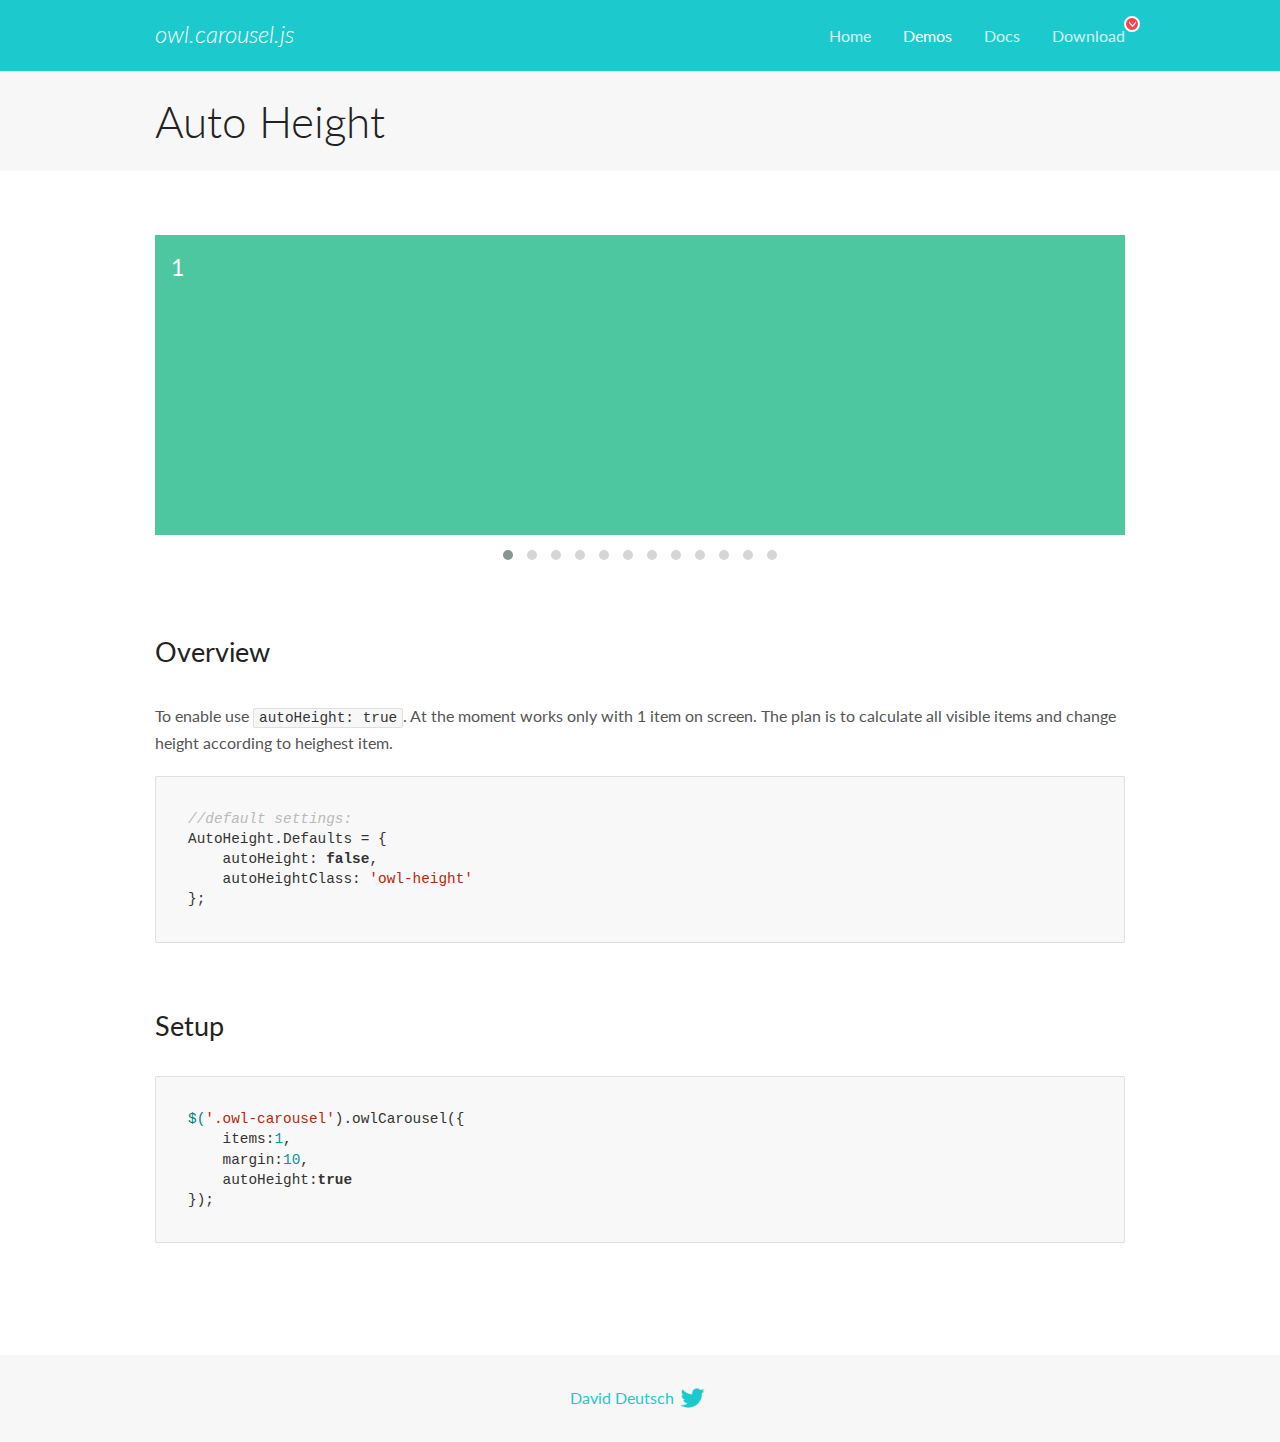
<file: owlcarousel/docs/demos/autoheight.html>
<!DOCTYPE html>
<html lang="en">
  <head>

    <!-- head -->
    <meta charset="utf-8">
    <meta name="msapplication-tap-highlight" content="no" />
    <meta name="viewport" content="width=device-width, initial-scale=1.0" />
    <meta name="description" content="autoHeight usage demo">
    <meta name="author" content="David Deutsch">
    <title>
      Auto Height Demo | Owl Carousel | 2.3.4
    </title>

    <!-- Stylesheets -->
    <link href='https://fonts.googleapis.com/css?family=Lato:300,400,700,400italic,300italic' rel='stylesheet' type='text/css'>
    <link rel="stylesheet" href="../assets/css/docs.theme.min.css">

    <!-- Owl Stylesheets -->
    <link rel="stylesheet" href="../assets/owlcarousel/assets/owl.carousel.min.css">
    <link rel="stylesheet" href="../assets/owlcarousel/assets/owl.theme.default.min.css">

    <!-- HTML5 shim and Respond.js IE8 support of HTML5 elements and media queries -->

    <!--[if lt IE 9]>
      <script src="https://oss.maxcdn.com/libs/html5shiv/3.7.0/html5shiv.js"></script>
      <script src="https://oss.maxcdn.com/libs/respond.js/1.3.0/respond.min.js"></script>
    <![endif]-->

    <!-- Favicons -->
    <link rel="apple-touch-icon-precomposed" sizes="144x144" href="../assets/ico/apple-touch-icon-144-precomposed.png">
    <link rel="shortcut icon" href="../assets/ico/favicon.png">
    <link rel="shortcut icon" href="favicon.ico">

    <!-- Yeah i know js should not be in header. Its required for demos.-->

    <!-- javascript -->
    <script src="../assets/vendors/jquery.min.js"></script>
    <script src="../assets/owlcarousel/owl.carousel.js"></script>
  </head>
  <body>

    <!-- header -->
    <header class="header">
      <div class="row">
        <div class="large-12 columns">
          <div class="brand left">
            <h3>
              <a href="/OwlCarousel2/">owl.carousel.js</a> 
            </h3>
          </div>
          <a id="toggle-nav" class="right">
            <span></span> <span></span> <span></span> 
          </a> 
          <div class="nav-bar">
            <ul class="clearfix">
              <li> <a href="/OwlCarousel2/index.html">Home</a>  </li>
              <li class="active">
                <a href="/OwlCarousel2/demos/demos.html">Demos</a> 
              </li>
              <li> <a href="/OwlCarousel2/docs/started-welcome.html">Docs</a>  </li>
              <li>
                <a href="https://github.com/OwlCarousel2/OwlCarousel2/archive/2.3.4.zip">Download</a> 
                <span class="download"></span> 
              </li>
            </ul>
          </div>
        </div>
      </div>
    </header>

    <!-- title -->
    <section class="title">
      <div class="row">
        <div class="large-12 columns">
          <h1>Auto Height</h1>
        </div>
      </div>
    </section>

    <!--  Demos -->
    <section id="demos">
      <div class="row">
        <div class="large-12 columns">
          <div class="owl-carousel owl-theme">
            <div class="item" style="height:300px">
              <h4>1</h4>
            </div>
            <div class="item" style="height:100px">
              <h4>2</h4>
            </div>
            <div class="item" style="height:500px">
              <h4>3</h4>
            </div>
            <div class="item" style="height:250px">
              <h4>4</h4>
            </div>
            <div class="item" style="height:400px">
              <h4>5</h4>
            </div>
            <div class="item" style="height:500px">
              <h4>6</h4>
            </div>
            <div class="item" style="height:600px">
              <h4>7</h4>
            </div>
            <div class="item" style="height:400px">
              <h4>8</h4>
            </div>
            <div class="item" style="height:300px">
              <h4>9</h4>
            </div>
            <div class="item" style="height:350px">
              <h4>10</h4>
            </div>
            <div class="item" style="height:200px">
              <h4>11</h4>
            </div>
            <div class="item" style="height:150px">
              <h4>12</h4>
            </div>
          </div>
          <h3 id="overview">Overview</h3>
          <p>To enable use <code>autoHeight: true</code>. At the moment works only with 1 item on screen. The plan is to calculate all visible items and change height according to heighest item.</p>
          <pre><code>//default settings:
AutoHeight.Defaults = {
    autoHeight: false,
    autoHeightClass: &#39;owl-height&#39;
};</code></pre>
          <h3 id="setup">Setup</h3>
          <pre><code>$(&#39;.owl-carousel&#39;).owlCarousel({
    items:1,
    margin:10,
    autoHeight:true
});</code></pre>
          <script>
            $(document).ready(function() {
              $('.owl-carousel').owlCarousel({
                items: 1,
                margin: 10,
                autoHeight: true
              });
            })
          </script>
        </div>
      </div>
    </section>

    <!-- footer -->
    <footer class="footer">
      <div class="row">
        <div class="large-12 columns">
          <h5>
            <a href="/OwlCarousel2/docs/support-contact.html">David Deutsch</a> 
            <a id="custom-tweet-button" href="https://twitter.com/share?url=https://github.com/OwlCarousel2/OwlCarousel2&text=Owl Carousel - This is so awesome! " target="_blank"></a> 
          </h5>
        </div>
      </div>
    </footer>

    <!-- vendors -->
    <script src="../assets/vendors/highlight.js"></script>
    <script src="../assets/js/app.js"></script>
  </body>
</html>
</file>
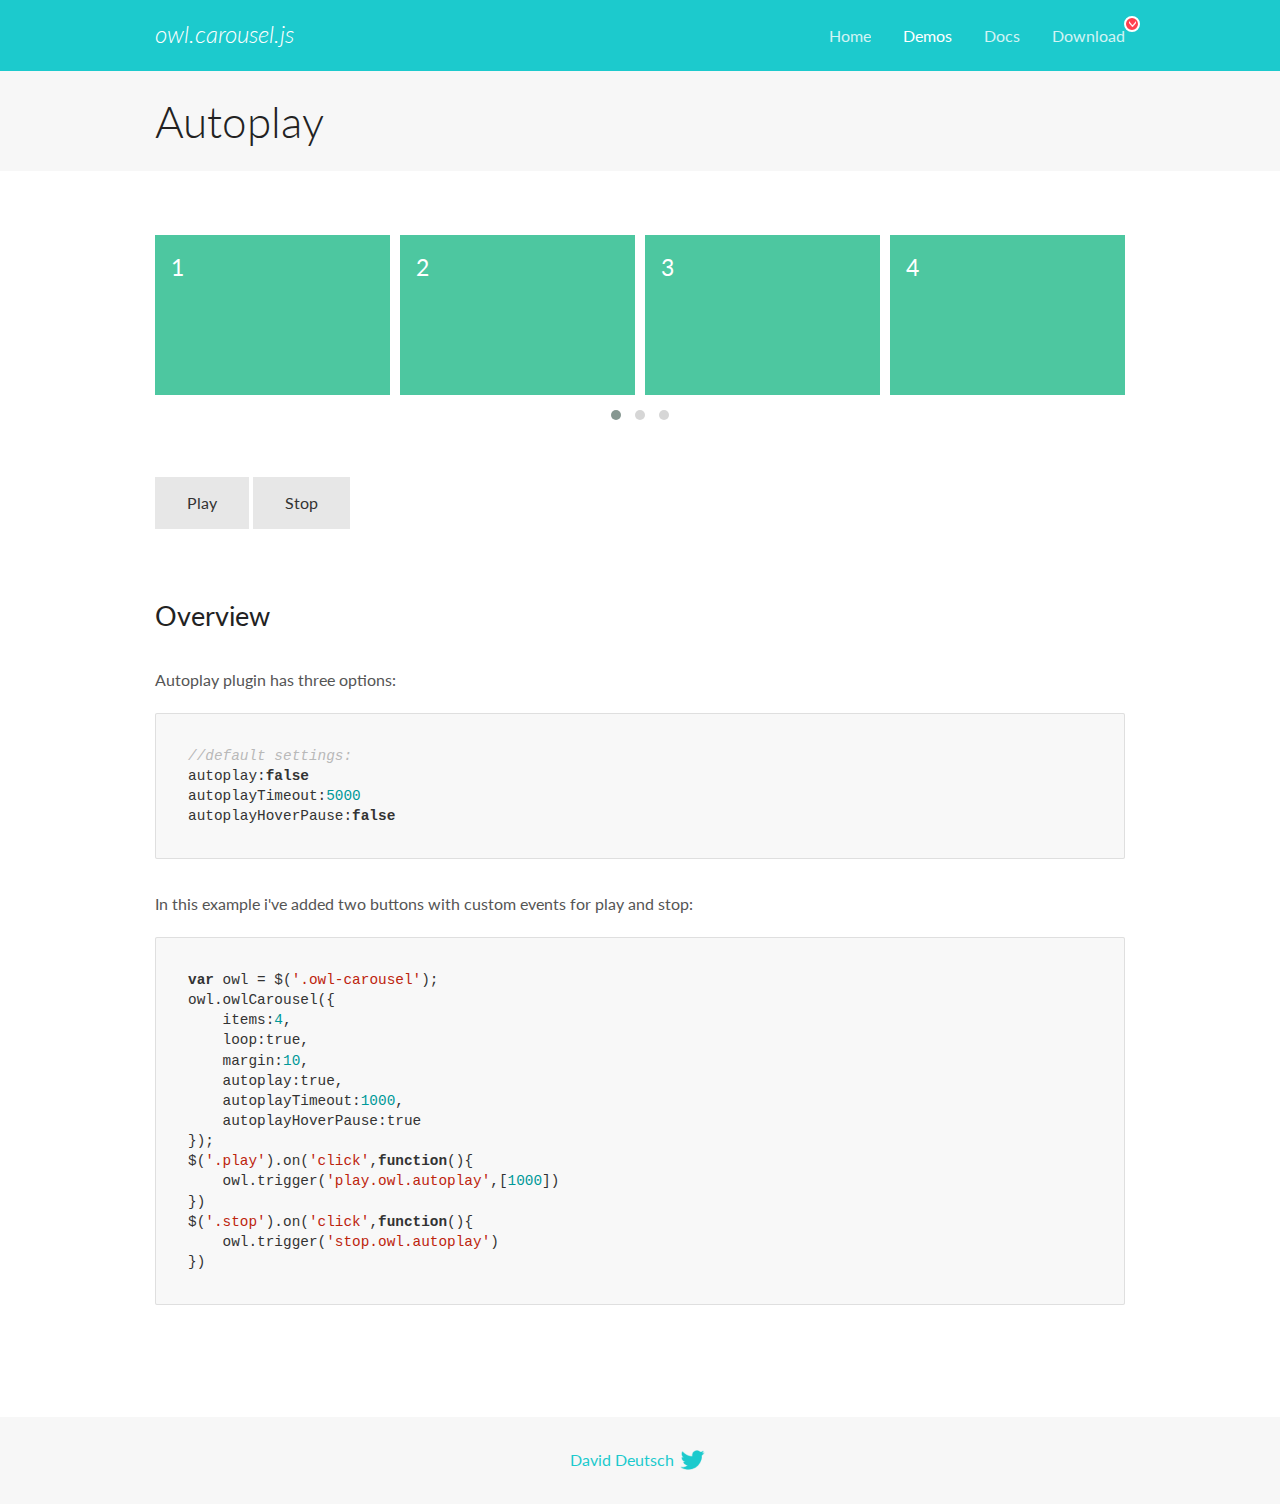
<file: owlcarousel/docs/demos/autoplay.html>
<!DOCTYPE html>
<html lang="en">
  <head>

    <!-- head -->
    <meta charset="utf-8">
    <meta name="msapplication-tap-highlight" content="no" />
    <meta name="viewport" content="width=device-width, initial-scale=1.0" />
    <meta name="description" content="Autoplay usage demo">
    <meta name="author" content="David Deutsch">
    <title>
      Autoplay Demo | Owl Carousel | 2.3.4
    </title>

    <!-- Stylesheets -->
    <link href='https://fonts.googleapis.com/css?family=Lato:300,400,700,400italic,300italic' rel='stylesheet' type='text/css'>
    <link rel="stylesheet" href="../assets/css/docs.theme.min.css">

    <!-- Owl Stylesheets -->
    <link rel="stylesheet" href="../assets/owlcarousel/assets/owl.carousel.min.css">
    <link rel="stylesheet" href="../assets/owlcarousel/assets/owl.theme.default.min.css">

    <!-- HTML5 shim and Respond.js IE8 support of HTML5 elements and media queries -->

    <!--[if lt IE 9]>
      <script src="https://oss.maxcdn.com/libs/html5shiv/3.7.0/html5shiv.js"></script>
      <script src="https://oss.maxcdn.com/libs/respond.js/1.3.0/respond.min.js"></script>
    <![endif]-->

    <!-- Favicons -->
    <link rel="apple-touch-icon-precomposed" sizes="144x144" href="../assets/ico/apple-touch-icon-144-precomposed.png">
    <link rel="shortcut icon" href="../assets/ico/favicon.png">
    <link rel="shortcut icon" href="favicon.ico">

    <!-- Yeah i know js should not be in header. Its required for demos.-->

    <!-- javascript -->
    <script src="../assets/vendors/jquery.min.js"></script>
    <script src="../assets/owlcarousel/owl.carousel.js"></script>
  </head>
  <body>

    <!-- header -->
    <header class="header">
      <div class="row">
        <div class="large-12 columns">
          <div class="brand left">
            <h3>
              <a href="/OwlCarousel2/">owl.carousel.js</a> 
            </h3>
          </div>
          <a id="toggle-nav" class="right">
            <span></span> <span></span> <span></span> 
          </a> 
          <div class="nav-bar">
            <ul class="clearfix">
              <li> <a href="/OwlCarousel2/index.html">Home</a>  </li>
              <li class="active">
                <a href="/OwlCarousel2/demos/demos.html">Demos</a> 
              </li>
              <li> <a href="/OwlCarousel2/docs/started-welcome.html">Docs</a>  </li>
              <li>
                <a href="https://github.com/OwlCarousel2/OwlCarousel2/archive/2.3.4.zip">Download</a> 
                <span class="download"></span> 
              </li>
            </ul>
          </div>
        </div>
      </div>
    </header>

    <!-- title -->
    <section class="title">
      <div class="row">
        <div class="large-12 columns">
          <h1>Autoplay</h1>
        </div>
      </div>
    </section>

    <!--  Demos -->
    <section id="demos">
      <div class="row">
        <div class="large-12 columns">
          <div class="owl-carousel owl-theme">
            <div class="item">
              <h4>1</h4>
            </div>
            <div class="item">
              <h4>2</h4>
            </div>
            <div class="item">
              <h4>3</h4>
            </div>
            <div class="item">
              <h4>4</h4>
            </div>
            <div class="item">
              <h4>5</h4>
            </div>
            <div class="item">
              <h4>6</h4>
            </div>
            <div class="item">
              <h4>7</h4>
            </div>
            <div class="item">
              <h4>8</h4>
            </div>
            <div class="item">
              <h4>9</h4>
            </div>
            <div class="item">
              <h4>10</h4>
            </div>
            <div class="item">
              <h4>11</h4>
            </div>
            <div class="item">
              <h4>12</h4>
            </div>
          </div>
          <a class="button secondary play">Play</a> 
          <a class="button secondary stop">Stop</a> 
          <h3 id="overview">Overview</h3>
          <p>Autoplay plugin has three options:</p>
          <pre><code>//default settings:
autoplay:false
autoplayTimeout:5000
autoplayHoverPause:false</code></pre>
          <p>In this example i&#39;ve added two buttons with custom events for play and stop:</p>
          <pre><code>var owl = $(&#39;.owl-carousel&#39;);
owl.owlCarousel({
    items:4,
    loop:true,
    margin:10,
    autoplay:true,
    autoplayTimeout:1000,
    autoplayHoverPause:true
});
$(&#39;.play&#39;).on(&#39;click&#39;,function(){
    owl.trigger(&#39;play.owl.autoplay&#39;,[1000])
})
$(&#39;.stop&#39;).on(&#39;click&#39;,function(){
    owl.trigger(&#39;stop.owl.autoplay&#39;)
})</code></pre>
          <script>
            $(document).ready(function() {
              var owl = $('.owl-carousel');
              owl.owlCarousel({
                items: 4,
                loop: true,
                margin: 10,
                autoplay: true,
                autoplayTimeout: 1000,
                autoplayHoverPause: true
              });
              $('.play').on('click', function() {
                owl.trigger('play.owl.autoplay', [1000])
              })
              $('.stop').on('click', function() {
                owl.trigger('stop.owl.autoplay')
              })
            })
          </script>
        </div>
      </div>
    </section>

    <!-- footer -->
    <footer class="footer">
      <div class="row">
        <div class="large-12 columns">
          <h5>
            <a href="/OwlCarousel2/docs/support-contact.html">David Deutsch</a> 
            <a id="custom-tweet-button" href="https://twitter.com/share?url=https://github.com/OwlCarousel2/OwlCarousel2&text=Owl Carousel - This is so awesome! " target="_blank"></a> 
          </h5>
        </div>
      </div>
    </footer>

    <!-- vendors -->
    <script src="../assets/vendors/highlight.js"></script>
    <script src="../assets/js/app.js"></script>
  </body>
</html>
</file>
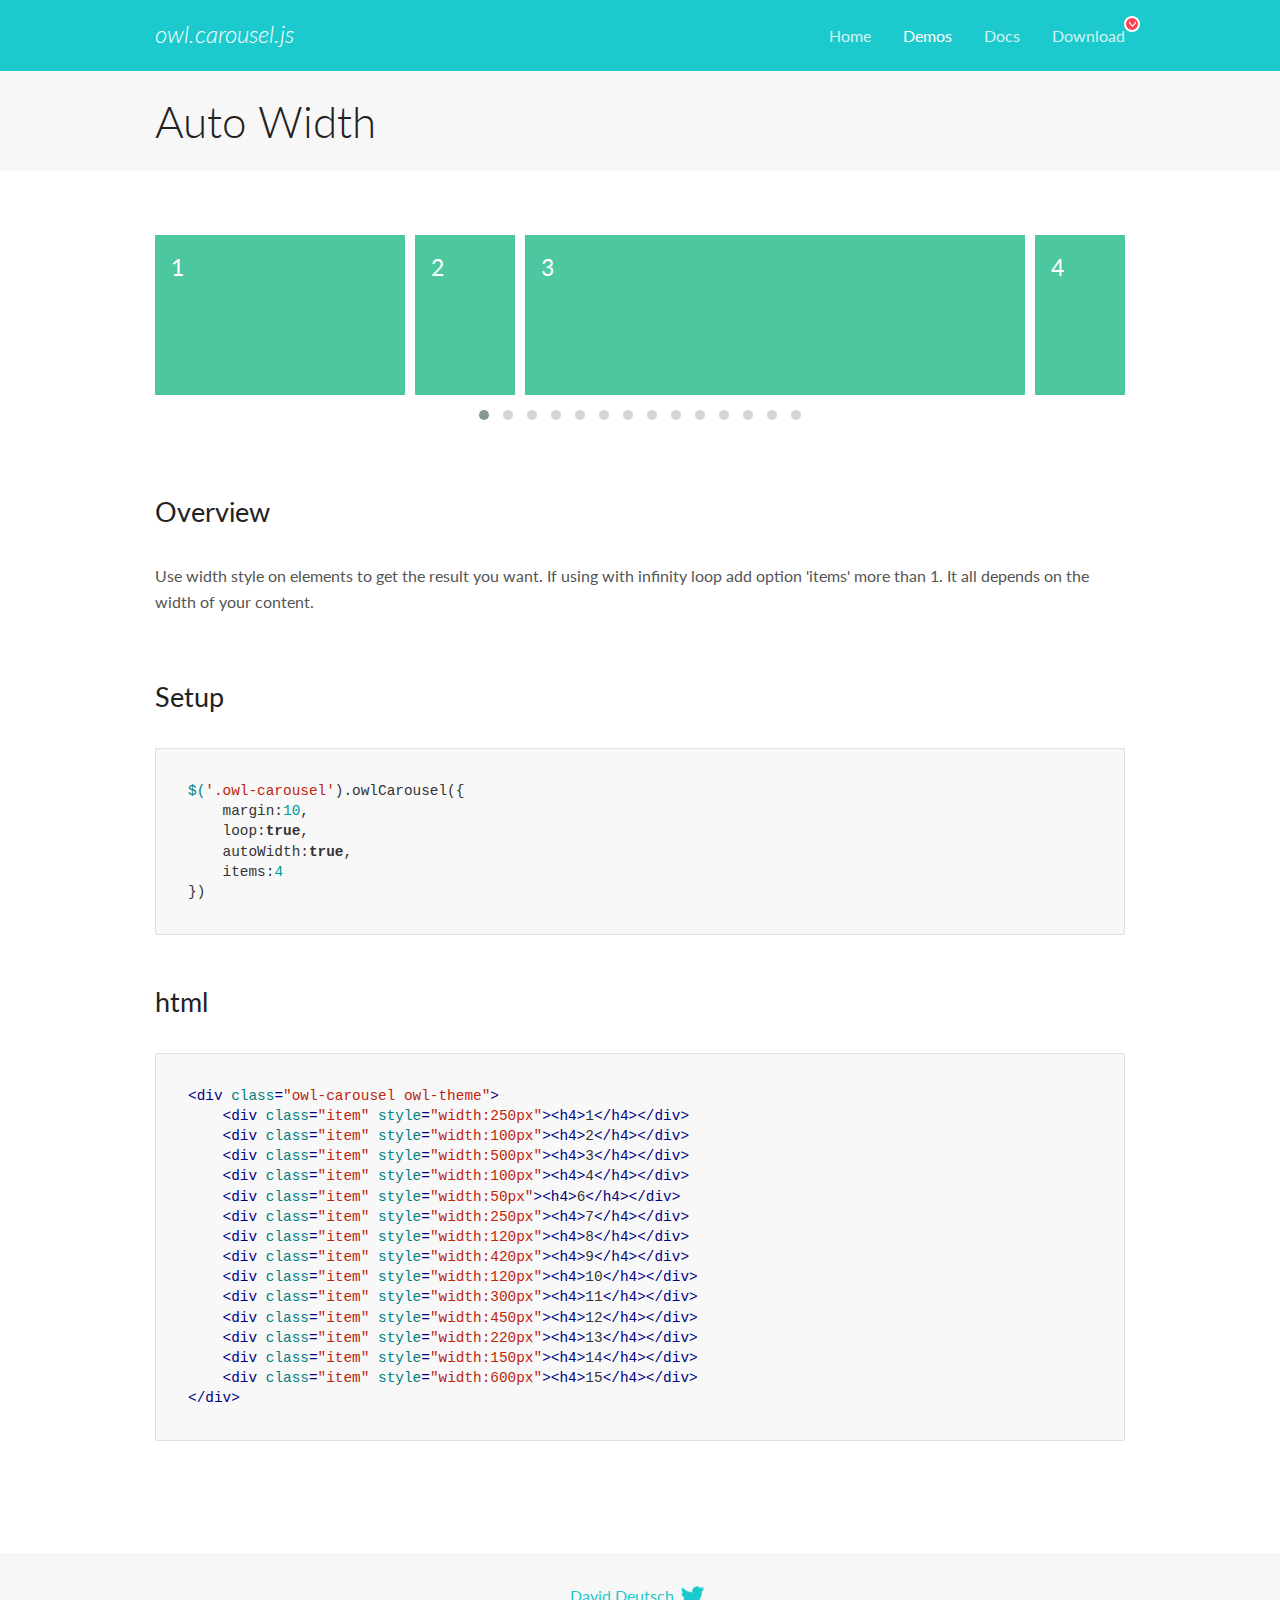
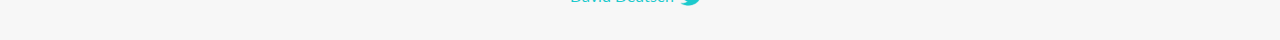
<file: owlcarousel/docs/demos/autowidth.html>
<!DOCTYPE html>
<html lang="en">
  <head>

    <!-- head -->
    <meta charset="utf-8">
    <meta name="msapplication-tap-highlight" content="no" />
    <meta name="viewport" content="width=device-width, initial-scale=1.0" />
    <meta name="description" content="Auto Width">
    <meta name="author" content="David Deutsch">
    <title>
      Auto Width Demo | Owl Carousel | 2.3.4
    </title>

    <!-- Stylesheets -->
    <link href='https://fonts.googleapis.com/css?family=Lato:300,400,700,400italic,300italic' rel='stylesheet' type='text/css'>
    <link rel="stylesheet" href="../assets/css/docs.theme.min.css">

    <!-- Owl Stylesheets -->
    <link rel="stylesheet" href="../assets/owlcarousel/assets/owl.carousel.min.css">
    <link rel="stylesheet" href="../assets/owlcarousel/assets/owl.theme.default.min.css">

    <!-- HTML5 shim and Respond.js IE8 support of HTML5 elements and media queries -->

    <!--[if lt IE 9]>
      <script src="https://oss.maxcdn.com/libs/html5shiv/3.7.0/html5shiv.js"></script>
      <script src="https://oss.maxcdn.com/libs/respond.js/1.3.0/respond.min.js"></script>
    <![endif]-->

    <!-- Favicons -->
    <link rel="apple-touch-icon-precomposed" sizes="144x144" href="../assets/ico/apple-touch-icon-144-precomposed.png">
    <link rel="shortcut icon" href="../assets/ico/favicon.png">
    <link rel="shortcut icon" href="favicon.ico">

    <!-- Yeah i know js should not be in header. Its required for demos.-->

    <!-- javascript -->
    <script src="../assets/vendors/jquery.min.js"></script>
    <script src="../assets/owlcarousel/owl.carousel.js"></script>
  </head>
  <body>

    <!-- header -->
    <header class="header">
      <div class="row">
        <div class="large-12 columns">
          <div class="brand left">
            <h3>
              <a href="/OwlCarousel2/">owl.carousel.js</a> 
            </h3>
          </div>
          <a id="toggle-nav" class="right">
            <span></span> <span></span> <span></span> 
          </a> 
          <div class="nav-bar">
            <ul class="clearfix">
              <li> <a href="/OwlCarousel2/index.html">Home</a>  </li>
              <li class="active">
                <a href="/OwlCarousel2/demos/demos.html">Demos</a> 
              </li>
              <li> <a href="/OwlCarousel2/docs/started-welcome.html">Docs</a>  </li>
              <li>
                <a href="https://github.com/OwlCarousel2/OwlCarousel2/archive/2.3.4.zip">Download</a> 
                <span class="download"></span> 
              </li>
            </ul>
          </div>
        </div>
      </div>
    </header>

    <!-- title -->
    <section class="title">
      <div class="row">
        <div class="large-12 columns">
          <h1>Auto Width</h1>
        </div>
      </div>
    </section>

    <!--  Demos -->
    <section id="demos">
      <div class="row">
        <div class="large-12 columns">
          <div class="owl-carousel owl-theme">
            <div class="item" style="width:250px">
              <h4>1</h4>
            </div>
            <div class="item" style="width:100px">
              <h4>2</h4>
            </div>
            <div class="item" style="width:500px">
              <h4>3</h4>
            </div>
            <div class="item" style="width:100px">
              <h4>4</h4>
            </div>
            <div class="item" style="width:50px">
              <h4>6</h4>
            </div>
            <div class="item" style="width:250px">
              <h4>7</h4>
            </div>
            <div class="item" style="width:120px">
              <h4>8</h4>
            </div>
            <div class="item" style="width:420px">
              <h4>9</h4>
            </div>
            <div class="item" style="width:120px">
              <h4>10</h4>
            </div>
            <div class="item" style="width:300px">
              <h4>11</h4>
            </div>
            <div class="item" style="width:450px">
              <h4>12</h4>
            </div>
            <div class="item" style="width:220px">
              <h4>13</h4>
            </div>
            <div class="item" style="width:150px">
              <h4>14</h4>
            </div>
            <div class="item" style="width:600px">
              <h4>15</h4>
            </div>
          </div>
          <h3 id="overview">Overview</h3>
          <p>Use width style on elements to get the result you want. If using with infinity loop add option &#39;items&#39; more than 1. It all depends on the width of your content.</p>
          <h3 id="setup">Setup</h3>
          <pre><code>$(&#39;.owl-carousel&#39;).owlCarousel({
    margin:10,
    loop:true,
    autoWidth:true,
    items:4
})</code></pre>
          <h3 id="html">html</h3>
          <pre><code>&lt;div class=&quot;owl-carousel owl-theme&quot;&gt;
    &lt;div class=&quot;item&quot; style=&quot;width:250px&quot;&gt;&lt;h4&gt;1&lt;/h4&gt;&lt;/div&gt;
    &lt;div class=&quot;item&quot; style=&quot;width:100px&quot;&gt;&lt;h4&gt;2&lt;/h4&gt;&lt;/div&gt;
    &lt;div class=&quot;item&quot; style=&quot;width:500px&quot;&gt;&lt;h4&gt;3&lt;/h4&gt;&lt;/div&gt;
    &lt;div class=&quot;item&quot; style=&quot;width:100px&quot;&gt;&lt;h4&gt;4&lt;/h4&gt;&lt;/div&gt;
    &lt;div class=&quot;item&quot; style=&quot;width:50px&quot;&gt;&lt;h4&gt;6&lt;/h4&gt;&lt;/div&gt;
    &lt;div class=&quot;item&quot; style=&quot;width:250px&quot;&gt;&lt;h4&gt;7&lt;/h4&gt;&lt;/div&gt;
    &lt;div class=&quot;item&quot; style=&quot;width:120px&quot;&gt;&lt;h4&gt;8&lt;/h4&gt;&lt;/div&gt;
    &lt;div class=&quot;item&quot; style=&quot;width:420px&quot;&gt;&lt;h4&gt;9&lt;/h4&gt;&lt;/div&gt;
    &lt;div class=&quot;item&quot; style=&quot;width:120px&quot;&gt;&lt;h4&gt;10&lt;/h4&gt;&lt;/div&gt;
    &lt;div class=&quot;item&quot; style=&quot;width:300px&quot;&gt;&lt;h4&gt;11&lt;/h4&gt;&lt;/div&gt;
    &lt;div class=&quot;item&quot; style=&quot;width:450px&quot;&gt;&lt;h4&gt;12&lt;/h4&gt;&lt;/div&gt;
    &lt;div class=&quot;item&quot; style=&quot;width:220px&quot;&gt;&lt;h4&gt;13&lt;/h4&gt;&lt;/div&gt;
    &lt;div class=&quot;item&quot; style=&quot;width:150px&quot;&gt;&lt;h4&gt;14&lt;/h4&gt;&lt;/div&gt;
    &lt;div class=&quot;item&quot; style=&quot;width:600px&quot;&gt;&lt;h4&gt;15&lt;/h4&gt;&lt;/div&gt;
&lt;/div&gt;</code></pre>
          <script>
            $(document).ready(function() {
              $('.owl-carousel').owlCarousel({
                margin: 10,
                loop: true,
                autoWidth: true,
                items: 4
              })
            })
          </script>
        </div>
      </div>
    </section>

    <!-- footer -->
    <footer class="footer">
      <div class="row">
        <div class="large-12 columns">
          <h5>
            <a href="/OwlCarousel2/docs/support-contact.html">David Deutsch</a> 
            <a id="custom-tweet-button" href="https://twitter.com/share?url=https://github.com/OwlCarousel2/OwlCarousel2&text=Owl Carousel - This is so awesome! " target="_blank"></a> 
          </h5>
        </div>
      </div>
    </footer>

    <!-- vendors -->
    <script src="../assets/vendors/highlight.js"></script>
    <script src="../assets/js/app.js"></script>
  </body>
</html>
</file>
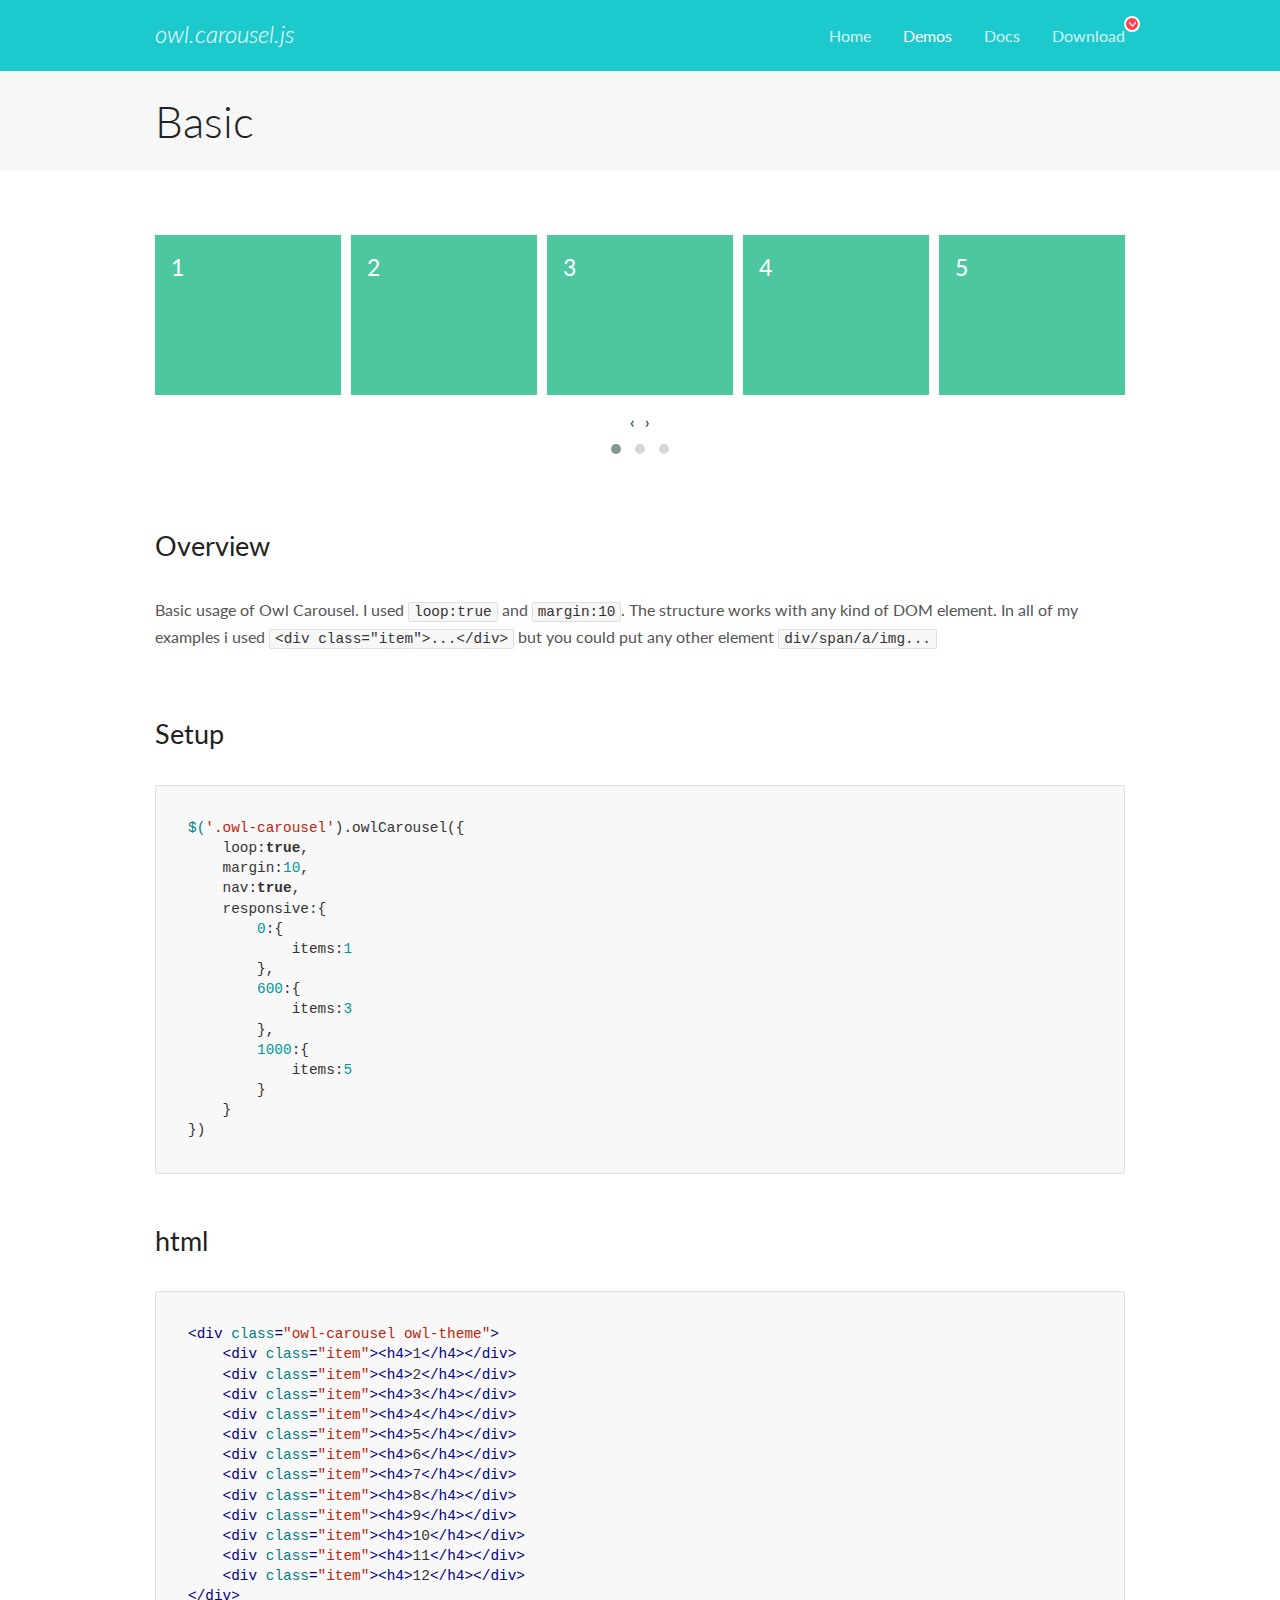
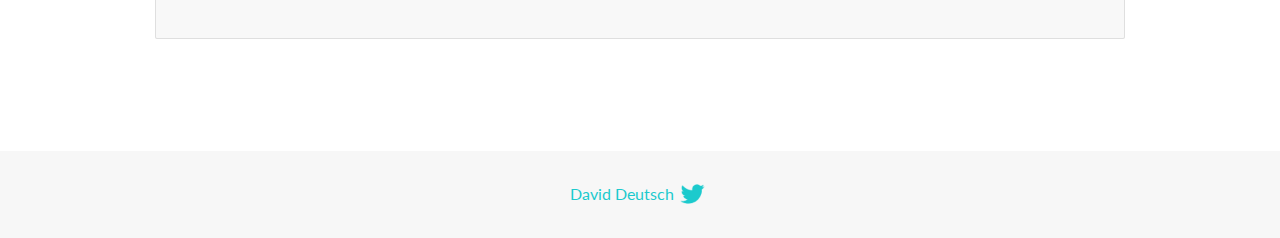
<file: owlcarousel/docs/demos/basic.html>
<!DOCTYPE html>
<html lang="en">
  <head>

    <!-- head -->
    <meta charset="utf-8">
    <meta name="msapplication-tap-highlight" content="no" />
    <meta name="viewport" content="width=device-width, initial-scale=1.0" />
    <meta name="description" content="Basic usage demo">
    <meta name="author" content="David Deutsch">
    <title>
      Basic Demo | Owl Carousel | 2.3.4
    </title>

    <!-- Stylesheets -->
    <link href='https://fonts.googleapis.com/css?family=Lato:300,400,700,400italic,300italic' rel='stylesheet' type='text/css'>
    <link rel="stylesheet" href="../assets/css/docs.theme.min.css">

    <!-- Owl Stylesheets -->
    <link rel="stylesheet" href="../assets/owlcarousel/assets/owl.carousel.min.css">
    <link rel="stylesheet" href="../assets/owlcarousel/assets/owl.theme.default.min.css">

    <!-- HTML5 shim and Respond.js IE8 support of HTML5 elements and media queries -->

    <!--[if lt IE 9]>
      <script src="https://oss.maxcdn.com/libs/html5shiv/3.7.0/html5shiv.js"></script>
      <script src="https://oss.maxcdn.com/libs/respond.js/1.3.0/respond.min.js"></script>
    <![endif]-->

    <!-- Favicons -->
    <link rel="apple-touch-icon-precomposed" sizes="144x144" href="../assets/ico/apple-touch-icon-144-precomposed.png">
    <link rel="shortcut icon" href="../assets/ico/favicon.png">
    <link rel="shortcut icon" href="favicon.ico">

    <!-- Yeah i know js should not be in header. Its required for demos.-->

    <!-- javascript -->
    <script src="../assets/vendors/jquery.min.js"></script>
    <script src="../assets/owlcarousel/owl.carousel.js"></script>
  </head>
  <body>

    <!-- header -->
    <header class="header">
      <div class="row">
        <div class="large-12 columns">
          <div class="brand left">
            <h3>
              <a href="/OwlCarousel2/">owl.carousel.js</a> 
            </h3>
          </div>
          <a id="toggle-nav" class="right">
            <span></span> <span></span> <span></span> 
          </a> 
          <div class="nav-bar">
            <ul class="clearfix">
              <li> <a href="/OwlCarousel2/index.html">Home</a>  </li>
              <li class="active">
                <a href="/OwlCarousel2/demos/demos.html">Demos</a> 
              </li>
              <li> <a href="/OwlCarousel2/docs/started-welcome.html">Docs</a>  </li>
              <li>
                <a href="https://github.com/OwlCarousel2/OwlCarousel2/archive/2.3.4.zip">Download</a> 
                <span class="download"></span> 
              </li>
            </ul>
          </div>
        </div>
      </div>
    </header>

    <!-- title -->
    <section class="title">
      <div class="row">
        <div class="large-12 columns">
          <h1>Basic</h1>
        </div>
      </div>
    </section>

    <!--  Demos -->
    <section id="demos">
      <div class="row">
        <div class="large-12 columns">
          <div class="owl-carousel owl-theme">
            <div class="item">
              <h4>1</h4>
            </div>
            <div class="item">
              <h4>2</h4>
            </div>
            <div class="item">
              <h4>3</h4>
            </div>
            <div class="item">
              <h4>4</h4>
            </div>
            <div class="item">
              <h4>5</h4>
            </div>
            <div class="item">
              <h4>6</h4>
            </div>
            <div class="item">
              <h4>7</h4>
            </div>
            <div class="item">
              <h4>8</h4>
            </div>
            <div class="item">
              <h4>9</h4>
            </div>
            <div class="item">
              <h4>10</h4>
            </div>
            <div class="item">
              <h4>11</h4>
            </div>
            <div class="item">
              <h4>12</h4>
            </div>
          </div>
          <h3 id="overview">Overview</h3>
          <p>Basic usage of Owl Carousel. I used <code>loop:true</code> and <code>margin:10</code>. The structure works with any kind of DOM element. In all of my examples i used <code>&lt;div class=&quot;item&quot;&gt;...&lt;/div&gt;</code> but you could
            put any other element <code>div/span/a/img...</code></p>
          <h3 id="setup">Setup</h3>
          <pre><code>$(&#39;.owl-carousel&#39;).owlCarousel({
    loop:true,
    margin:10,
    nav:true,
    responsive:{
        0:{
            items:1
        },
        600:{
            items:3
        },
        1000:{
            items:5
        }
    }
})</code></pre>
          <h3 id="html">html</h3>
          <pre><code>&lt;div class=&quot;owl-carousel owl-theme&quot;&gt;
    &lt;div class=&quot;item&quot;&gt;&lt;h4&gt;1&lt;/h4&gt;&lt;/div&gt;
    &lt;div class=&quot;item&quot;&gt;&lt;h4&gt;2&lt;/h4&gt;&lt;/div&gt;
    &lt;div class=&quot;item&quot;&gt;&lt;h4&gt;3&lt;/h4&gt;&lt;/div&gt;
    &lt;div class=&quot;item&quot;&gt;&lt;h4&gt;4&lt;/h4&gt;&lt;/div&gt;
    &lt;div class=&quot;item&quot;&gt;&lt;h4&gt;5&lt;/h4&gt;&lt;/div&gt;
    &lt;div class=&quot;item&quot;&gt;&lt;h4&gt;6&lt;/h4&gt;&lt;/div&gt;
    &lt;div class=&quot;item&quot;&gt;&lt;h4&gt;7&lt;/h4&gt;&lt;/div&gt;
    &lt;div class=&quot;item&quot;&gt;&lt;h4&gt;8&lt;/h4&gt;&lt;/div&gt;
    &lt;div class=&quot;item&quot;&gt;&lt;h4&gt;9&lt;/h4&gt;&lt;/div&gt;
    &lt;div class=&quot;item&quot;&gt;&lt;h4&gt;10&lt;/h4&gt;&lt;/div&gt;
    &lt;div class=&quot;item&quot;&gt;&lt;h4&gt;11&lt;/h4&gt;&lt;/div&gt;
    &lt;div class=&quot;item&quot;&gt;&lt;h4&gt;12&lt;/h4&gt;&lt;/div&gt;
&lt;/div&gt;</code></pre>
          <script>
            $(document).ready(function() {
              var owl = $('.owl-carousel');
              owl.owlCarousel({
                margin: 10,
                nav: true,
                loop: true,
                responsive: {
                  0: {
                    items: 1
                  },
                  600: {
                    items: 3
                  },
                  1000: {
                    items: 5
                  }
                }
              })
            })
          </script>
        </div>
      </div>
    </section>

    <!-- footer -->
    <footer class="footer">
      <div class="row">
        <div class="large-12 columns">
          <h5>
            <a href="/OwlCarousel2/docs/support-contact.html">David Deutsch</a> 
            <a id="custom-tweet-button" href="https://twitter.com/share?url=https://github.com/OwlCarousel2/OwlCarousel2&text=Owl Carousel - This is so awesome! " target="_blank"></a> 
          </h5>
        </div>
      </div>
    </footer>

    <!-- vendors -->
    <script src="../assets/vendors/highlight.js"></script>
    <script src="../assets/js/app.js"></script>
  </body>
</html>
</file>
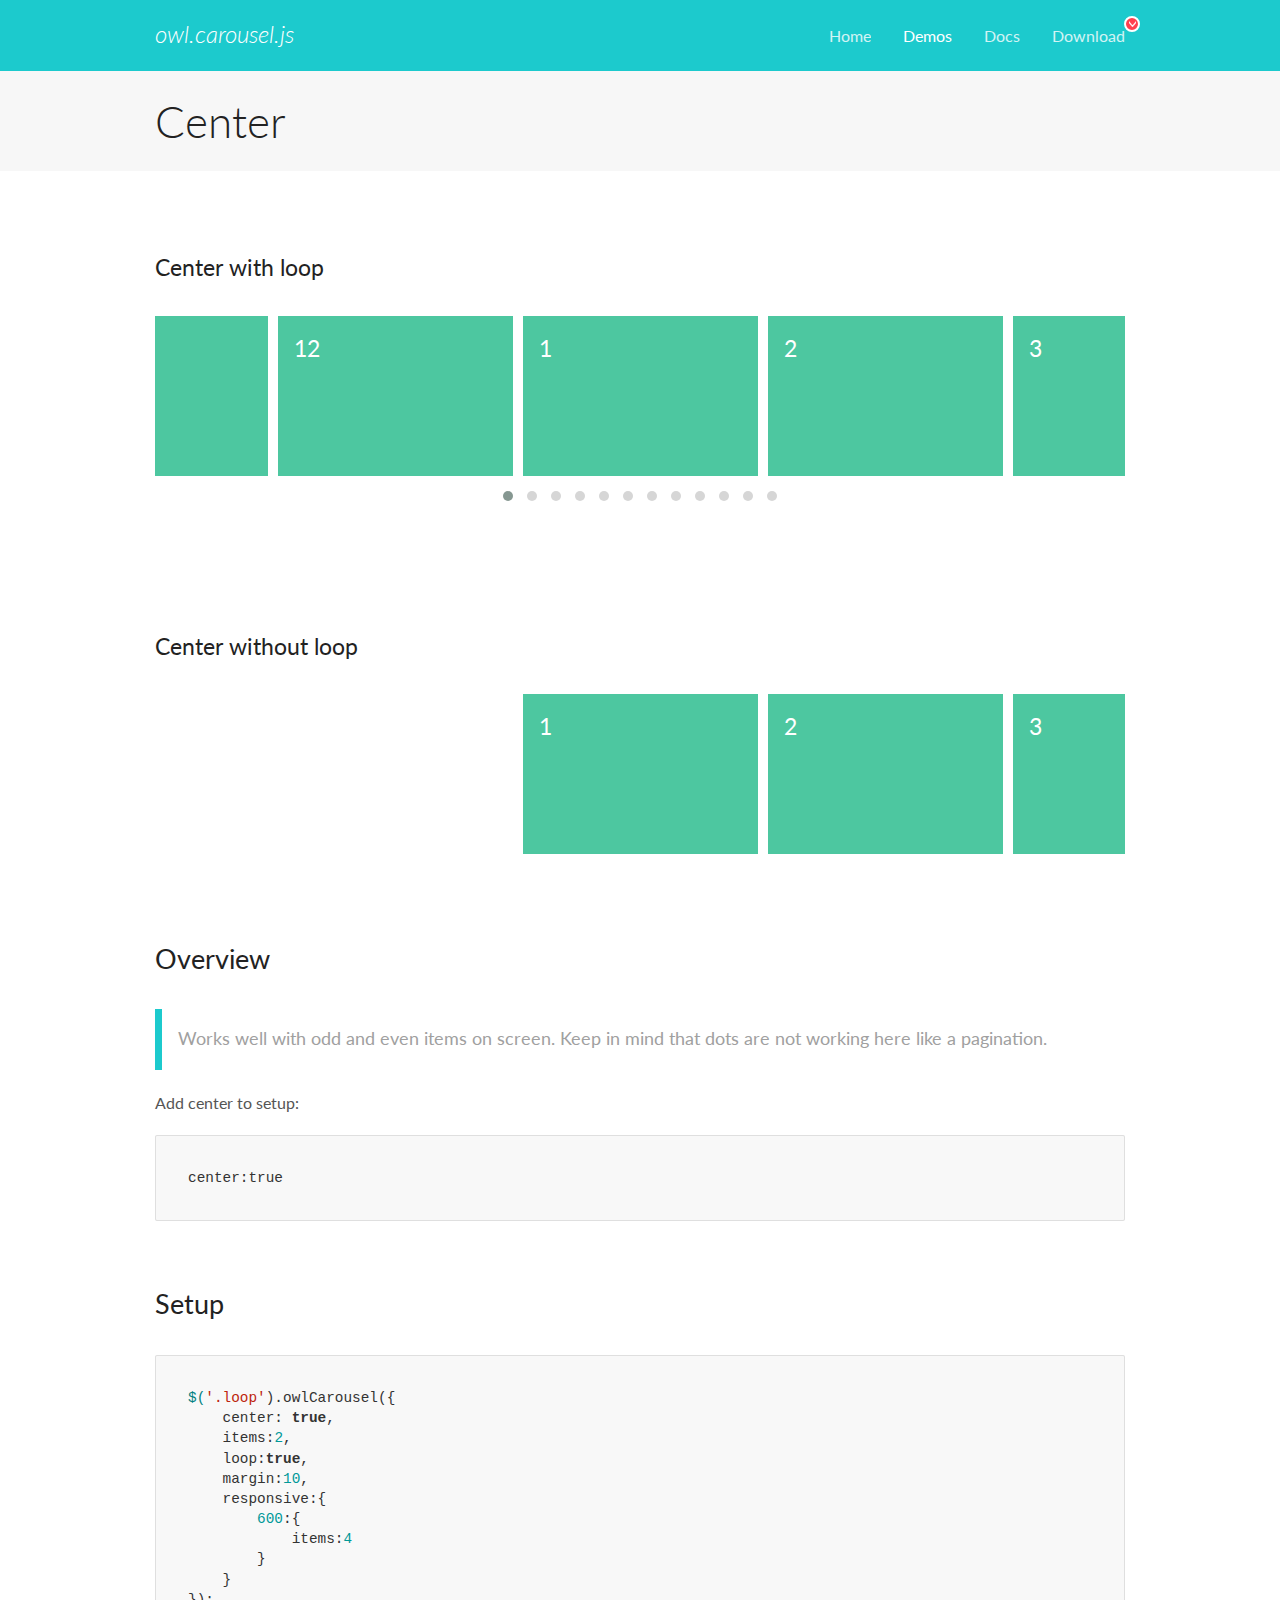
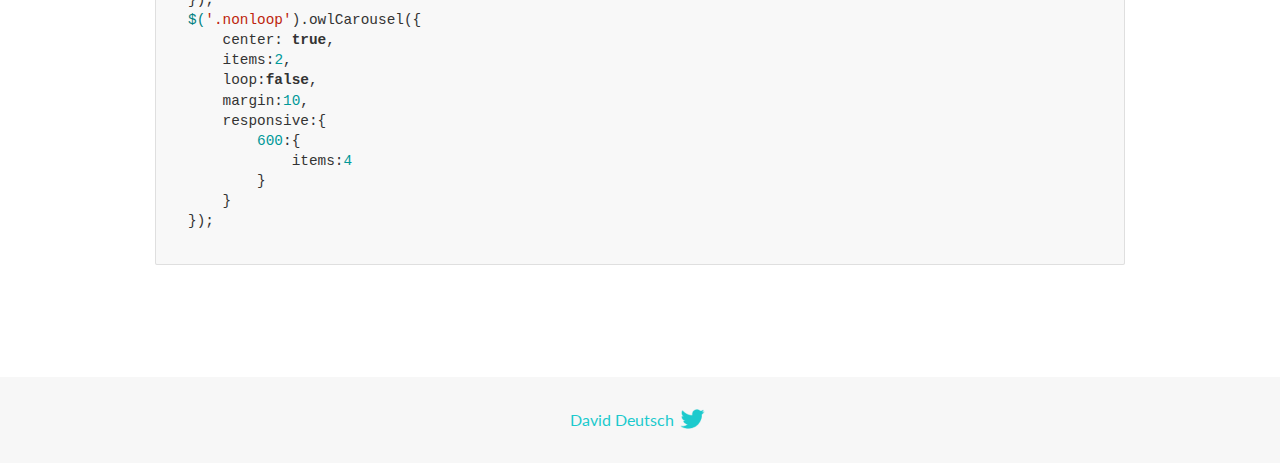
<file: owlcarousel/docs/demos/center.html>
<!DOCTYPE html>
<html lang="en">
  <head>

    <!-- head -->
    <meta charset="utf-8">
    <meta name="msapplication-tap-highlight" content="no" />
    <meta name="viewport" content="width=device-width, initial-scale=1.0" />
    <meta name="description" content="Center carousel">
    <meta name="author" content="David Deutsch">
    <title>
      Center Demo | Owl Carousel | 2.3.4
    </title>

    <!-- Stylesheets -->
    <link href='https://fonts.googleapis.com/css?family=Lato:300,400,700,400italic,300italic' rel='stylesheet' type='text/css'>
    <link rel="stylesheet" href="../assets/css/docs.theme.min.css">

    <!-- Owl Stylesheets -->
    <link rel="stylesheet" href="../assets/owlcarousel/assets/owl.carousel.min.css">
    <link rel="stylesheet" href="../assets/owlcarousel/assets/owl.theme.default.min.css">

    <!-- HTML5 shim and Respond.js IE8 support of HTML5 elements and media queries -->

    <!--[if lt IE 9]>
      <script src="https://oss.maxcdn.com/libs/html5shiv/3.7.0/html5shiv.js"></script>
      <script src="https://oss.maxcdn.com/libs/respond.js/1.3.0/respond.min.js"></script>
    <![endif]-->

    <!-- Favicons -->
    <link rel="apple-touch-icon-precomposed" sizes="144x144" href="../assets/ico/apple-touch-icon-144-precomposed.png">
    <link rel="shortcut icon" href="../assets/ico/favicon.png">
    <link rel="shortcut icon" href="favicon.ico">

    <!-- Yeah i know js should not be in header. Its required for demos.-->

    <!-- javascript -->
    <script src="../assets/vendors/jquery.min.js"></script>
    <script src="../assets/owlcarousel/owl.carousel.js"></script>
  </head>
  <body>

    <!-- header -->
    <header class="header">
      <div class="row">
        <div class="large-12 columns">
          <div class="brand left">
            <h3>
              <a href="/OwlCarousel2/">owl.carousel.js</a> 
            </h3>
          </div>
          <a id="toggle-nav" class="right">
            <span></span> <span></span> <span></span> 
          </a> 
          <div class="nav-bar">
            <ul class="clearfix">
              <li> <a href="/OwlCarousel2/index.html">Home</a>  </li>
              <li class="active">
                <a href="/OwlCarousel2/demos/demos.html">Demos</a> 
              </li>
              <li> <a href="/OwlCarousel2/docs/started-welcome.html">Docs</a>  </li>
              <li>
                <a href="https://github.com/OwlCarousel2/OwlCarousel2/archive/2.3.4.zip">Download</a> 
                <span class="download"></span> 
              </li>
            </ul>
          </div>
        </div>
      </div>
    </header>

    <!-- title -->
    <section class="title">
      <div class="row">
        <div class="large-12 columns">
          <h1>Center</h1>
        </div>
      </div>
    </section>

    <!--  Demos -->
    <section id="demos">
      <div class="row">
        <div class="large-12 columns">
          <h4 id="center-with-loop">Center with loop</h4>
          <div class="loop owl-carousel owl-theme">
            <div class="item">
              <h4>1</h4>
            </div>
            <div class="item">
              <h4>2</h4>
            </div>
            <div class="item">
              <h4>3</h4>
            </div>
            <div class="item">
              <h4>4</h4>
            </div>
            <div class="item">
              <h4>5</h4>
            </div>
            <div class="item">
              <h4>6</h4>
            </div>
            <div class="item">
              <h4>7</h4>
            </div>
            <div class="item">
              <h4>8</h4>
            </div>
            <div class="item">
              <h4>9</h4>
            </div>
            <div class="item">
              <h4>10</h4>
            </div>
            <div class="item">
              <h4>11</h4>
            </div>
            <div class="item">
              <h4>12</h4>
            </div>
          </div>
          <br>
          <h4 id="center-without-loop">Center without loop</h4>
          <div class="nonloop owl-carousel">
            <div class="item">
              <h4>1</h4>
            </div>
            <div class="item">
              <h4>2</h4>
            </div>
            <div class="item">
              <h4>3</h4>
            </div>
            <div class="item">
              <h4>4</h4>
            </div>
            <div class="item">
              <h4>5</h4>
            </div>
            <div class="item">
              <h4>6</h4>
            </div>
            <div class="item">
              <h4>7</h4>
            </div>
            <div class="item">
              <h4>8</h4>
            </div>
            <div class="item">
              <h4>9</h4>
            </div>
            <div class="item">
              <h4>10</h4>
            </div>
            <div class="item">
              <h4>11</h4>
            </div>
            <div class="item">
              <h4>12</h4>
            </div>
          </div>
          <h3 id="overview">Overview</h3>
          <blockquote>
            <p>Works well with odd and even items on screen. Keep in mind that dots are not working here like a pagination.</p>
          </blockquote>
          <p>Add center to setup:</p>
          <pre><code>center:true</code></pre>
          <h3 id="setup">Setup</h3>
          <pre><code>$(&#39;.loop&#39;).owlCarousel({
    center: true,
    items:2,
    loop:true,
    margin:10,
    responsive:{
        600:{
            items:4
        }
    }
});
$(&#39;.nonloop&#39;).owlCarousel({
    center: true,
    items:2,
    loop:false,
    margin:10,
    responsive:{
        600:{
            items:4
        }
    }
});</code></pre>
          <script>
            jQuery(document).ready(function($) {
              $('.loop').owlCarousel({
                center: true,
                items: 2,
                loop: true,
                margin: 10,
                responsive: {
                  600: {
                    items: 4
                  }
                }
              });
              $('.nonloop').owlCarousel({
                center: true,
                items: 2,
                loop: false,
                margin: 10,
                responsive: {
                  600: {
                    items: 4
                  }
                }
              });
            });
          </script>
        </div>
      </div>
    </section>

    <!-- footer -->
    <footer class="footer">
      <div class="row">
        <div class="large-12 columns">
          <h5>
            <a href="/OwlCarousel2/docs/support-contact.html">David Deutsch</a> 
            <a id="custom-tweet-button" href="https://twitter.com/share?url=https://github.com/OwlCarousel2/OwlCarousel2&text=Owl Carousel - This is so awesome! " target="_blank"></a> 
          </h5>
        </div>
      </div>
    </footer>

    <!-- vendors -->
    <script src="../assets/vendors/highlight.js"></script>
    <script src="../assets/js/app.js"></script>
  </body>
</html>
</file>
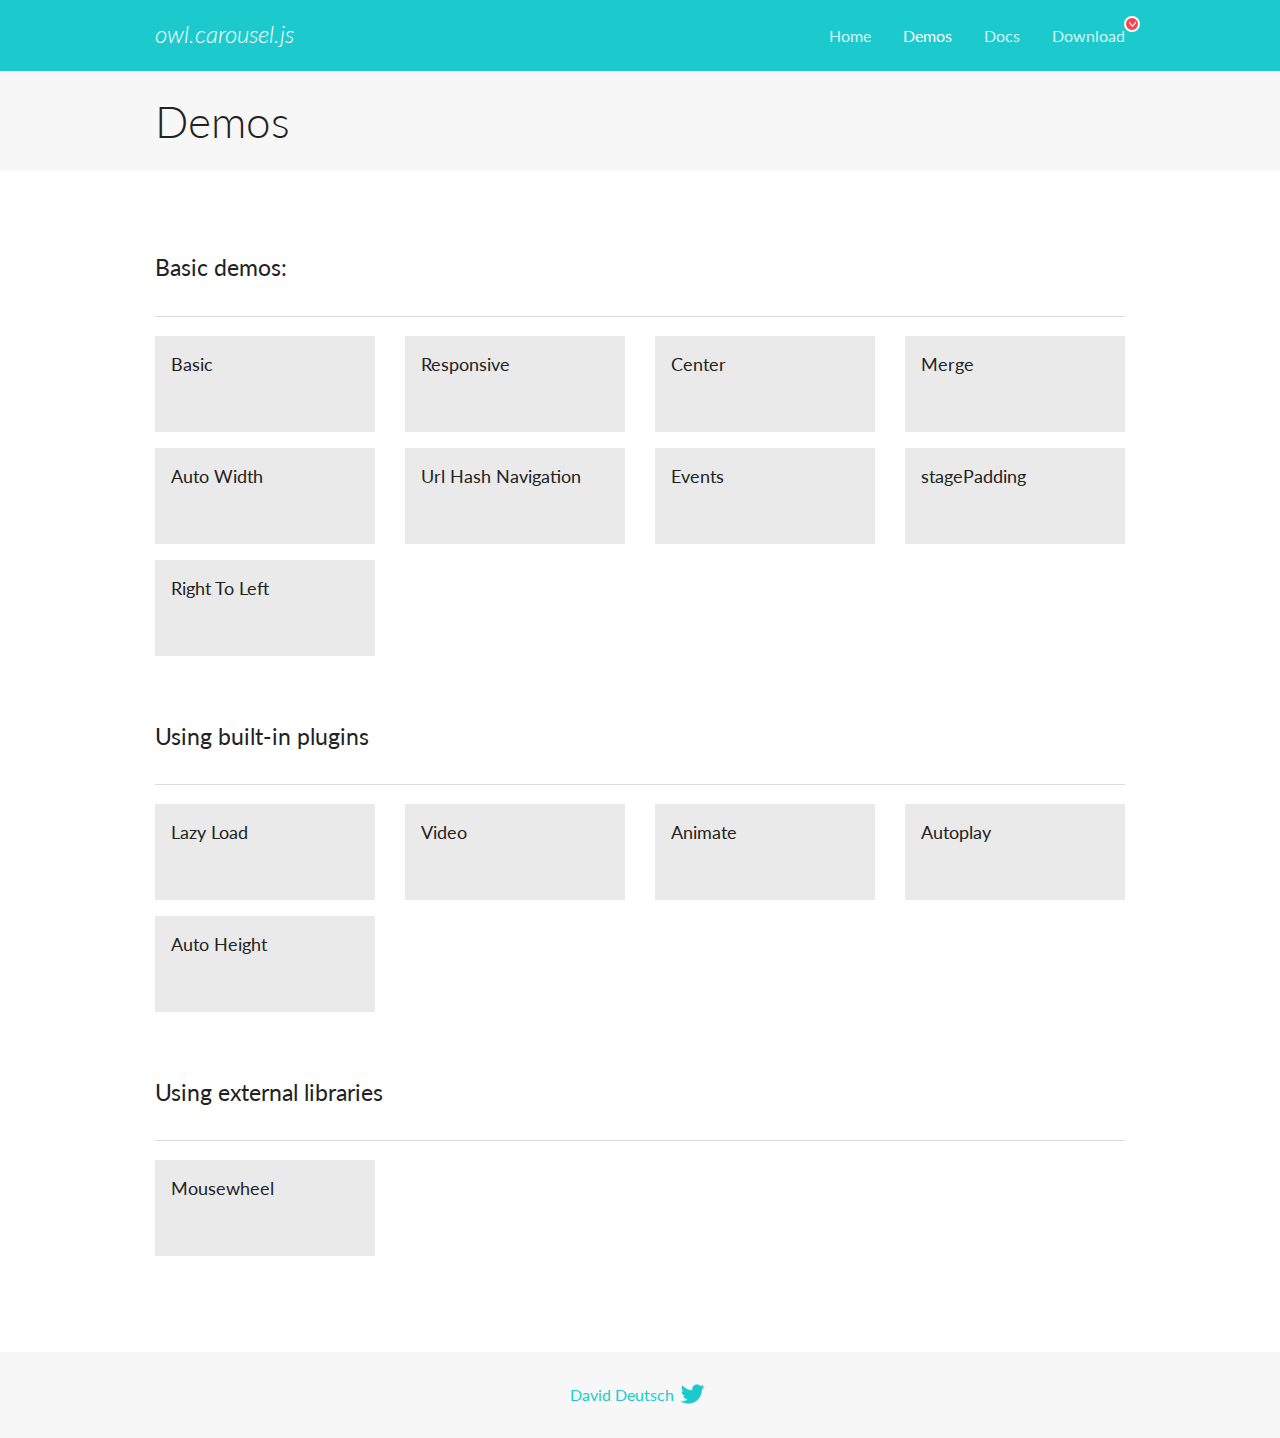
<file: owlcarousel/docs/demos/demos.html>
<!DOCTYPE html>
<html lang="en">
  <head>

    <!-- head -->
    <meta charset="utf-8">
    <meta name="msapplication-tap-highlight" content="no" />
    <meta name="viewport" content="width=device-width, initial-scale=1.0" />
    <meta name="description" content="A list of Owl Carousel examples.">
    <meta name="author" content="David Deutsch">
    <title>
      Demos | Owl Carousel | 2.3.4
    </title>

    <!-- Stylesheets -->
    <link href='https://fonts.googleapis.com/css?family=Lato:300,400,700,400italic,300italic' rel='stylesheet' type='text/css'>
    <link rel="stylesheet" href="../assets/css/docs.theme.min.css">

    <!-- Owl Stylesheets -->
    <link rel="stylesheet" href="../assets/owlcarousel/assets/owl.carousel.min.css">
    <link rel="stylesheet" href="../assets/owlcarousel/assets/owl.theme.default.min.css">

    <!-- HTML5 shim and Respond.js IE8 support of HTML5 elements and media queries -->

    <!--[if lt IE 9]>
      <script src="https://oss.maxcdn.com/libs/html5shiv/3.7.0/html5shiv.js"></script>
      <script src="https://oss.maxcdn.com/libs/respond.js/1.3.0/respond.min.js"></script>
    <![endif]-->

    <!-- Favicons -->
    <link rel="apple-touch-icon-precomposed" sizes="144x144" href="../assets/ico/apple-touch-icon-144-precomposed.png">
    <link rel="shortcut icon" href="../assets/ico/favicon.png">
    <link rel="shortcut icon" href="favicon.ico">

    <!-- Yeah i know js should not be in header. Its required for demos.-->

    <!-- javascript -->
    <script src="../assets/vendors/jquery.min.js"></script>
    <script src="../assets/owlcarousel/owl.carousel.js"></script>
  </head>
  <body>

    <!-- header -->
    <header class="header">
      <div class="row">
        <div class="large-12 columns">
          <div class="brand left">
            <h3>
              <a href="/OwlCarousel2/">owl.carousel.js</a> 
            </h3>
          </div>
          <a id="toggle-nav" class="right">
            <span></span> <span></span> <span></span> 
          </a> 
          <div class="nav-bar">
            <ul class="clearfix">
              <li> <a href="/OwlCarousel2/index.html">Home</a>  </li>
              <li class="active">
                <a href="/OwlCarousel2/demos/demos.html">Demos</a> 
              </li>
              <li> <a href="/OwlCarousel2/docs/started-welcome.html">Docs</a>  </li>
              <li>
                <a href="https://github.com/OwlCarousel2/OwlCarousel2/archive/2.3.4.zip">Download</a> 
                <span class="download"></span> 
              </li>
            </ul>
          </div>
        </div>
      </div>
    </header>

    <!-- title -->
    <section class="title">
      <div class="row">
        <div class="large-12 columns">
          <h1>Demos</h1>
        </div>
      </div>
    </section>

    <!--  Demos -->
    <section id="demos">
      <div class="row">
        <div class="large-12 columns">
          <h4 id="basic-demos-">Basic demos:</h4>
          <hr>
          <div class="demo-list">
            <div class="row">
              <div class="small-6 medium-4 large-3 columns">
                <a href="basic.html" class="demo-block">
                  <h5>Basic </h5>
                </a> 
              </div>
              <div class="small-6 medium-4 large-3 columns">
                <a href="responsive.html" class="demo-block">
                  <h5>Responsive </h5>
                </a> 
              </div>
              <div class="small-6 medium-4 large-3 columns">
                <a href="center.html" class="demo-block">
                  <h5>Center </h5>
                </a> 
              </div>
              <div class="small-6 medium-4 large-3 columns">
                <a href="merge.html" class="demo-block">
                  <h5>Merge </h5>
                </a> 
              </div>
              <div class="small-6 medium-4 large-3 columns">
                <a href="autowidth.html" class="demo-block">
                  <h5>Auto Width </h5>
                </a> 
              </div>
              <div class="small-6 medium-4 large-3 columns">
                <a href="urlhashnav.html" class="demo-block">
                  <h5>Url Hash Navigation </h5>
                </a> 
              </div>
              <div class="small-6 medium-4 large-3 columns">
                <a href="events.html" class="demo-block">
                  <h5>Events </h5>
                </a> 
              </div>
              <div class="small-6 medium-4 large-3 columns">
                <a href="stagepadding.html" class="demo-block">
                  <h5>stagePadding </h5>
                </a> 
              </div>
              <div class="small-6 medium-4 large-3 columns">
                <a href="rtl.html" class="demo-block">
                  <h5>Right To Left </h5>
                </a> 
              </div>
            </div>
          </div>
          <h4 id="using-built-in-plugins">Using built-in plugins</h4>
          <hr>
          <div class="demo-list">
            <div class="row">
              <div class="small-6 medium-4 large-3 columns">
                <a href="lazyLoad.html" class="demo-block">
                  <h5>Lazy Load </h5>
                </a> 
              </div>
              <div class="small-6 medium-4 large-3 columns">
                <a href="video.html" class="demo-block">
                  <h5>Video </h5>
                </a> 
              </div>
              <div class="small-6 medium-4 large-3 columns">
                <a href="animate.html" class="demo-block">
                  <h5>Animate </h5>
                </a> 
              </div>
              <div class="small-6 medium-4 large-3 columns">
                <a href="autoplay.html" class="demo-block">
                  <h5>Autoplay </h5>
                </a> 
              </div>
              <div class="small-6 medium-4 large-3 columns">
                <a href="autoheight.html" class="demo-block">
                  <h5>Auto Height </h5>
                </a> 
              </div>
            </div>
          </div>
          <h4 id="using-external-libraries">Using external libraries</h4>
          <hr>
          <div class="demo-list">
            <div class="row">
              <div class="small-6 medium-4 large-3 columns">
                <a href="mousewheel.html" class="demo-block">
                  <h5>Mousewheel </h5>
                </a> 
              </div>
            </div>
          </div>
        </div>
      </div>
    </section>

    <!-- footer -->
    <footer class="footer">
      <div class="row">
        <div class="large-12 columns">
          <h5>
            <a href="/OwlCarousel2/docs/support-contact.html">David Deutsch</a> 
            <a id="custom-tweet-button" href="https://twitter.com/share?url=https://github.com/OwlCarousel2/OwlCarousel2&text=Owl Carousel - This is so awesome! " target="_blank"></a> 
          </h5>
        </div>
      </div>
    </footer>

    <!-- vendors -->
    <script src="../assets/vendors/highlight.js"></script>
    <script src="../assets/js/app.js"></script>
  </body>
</html>
</file>
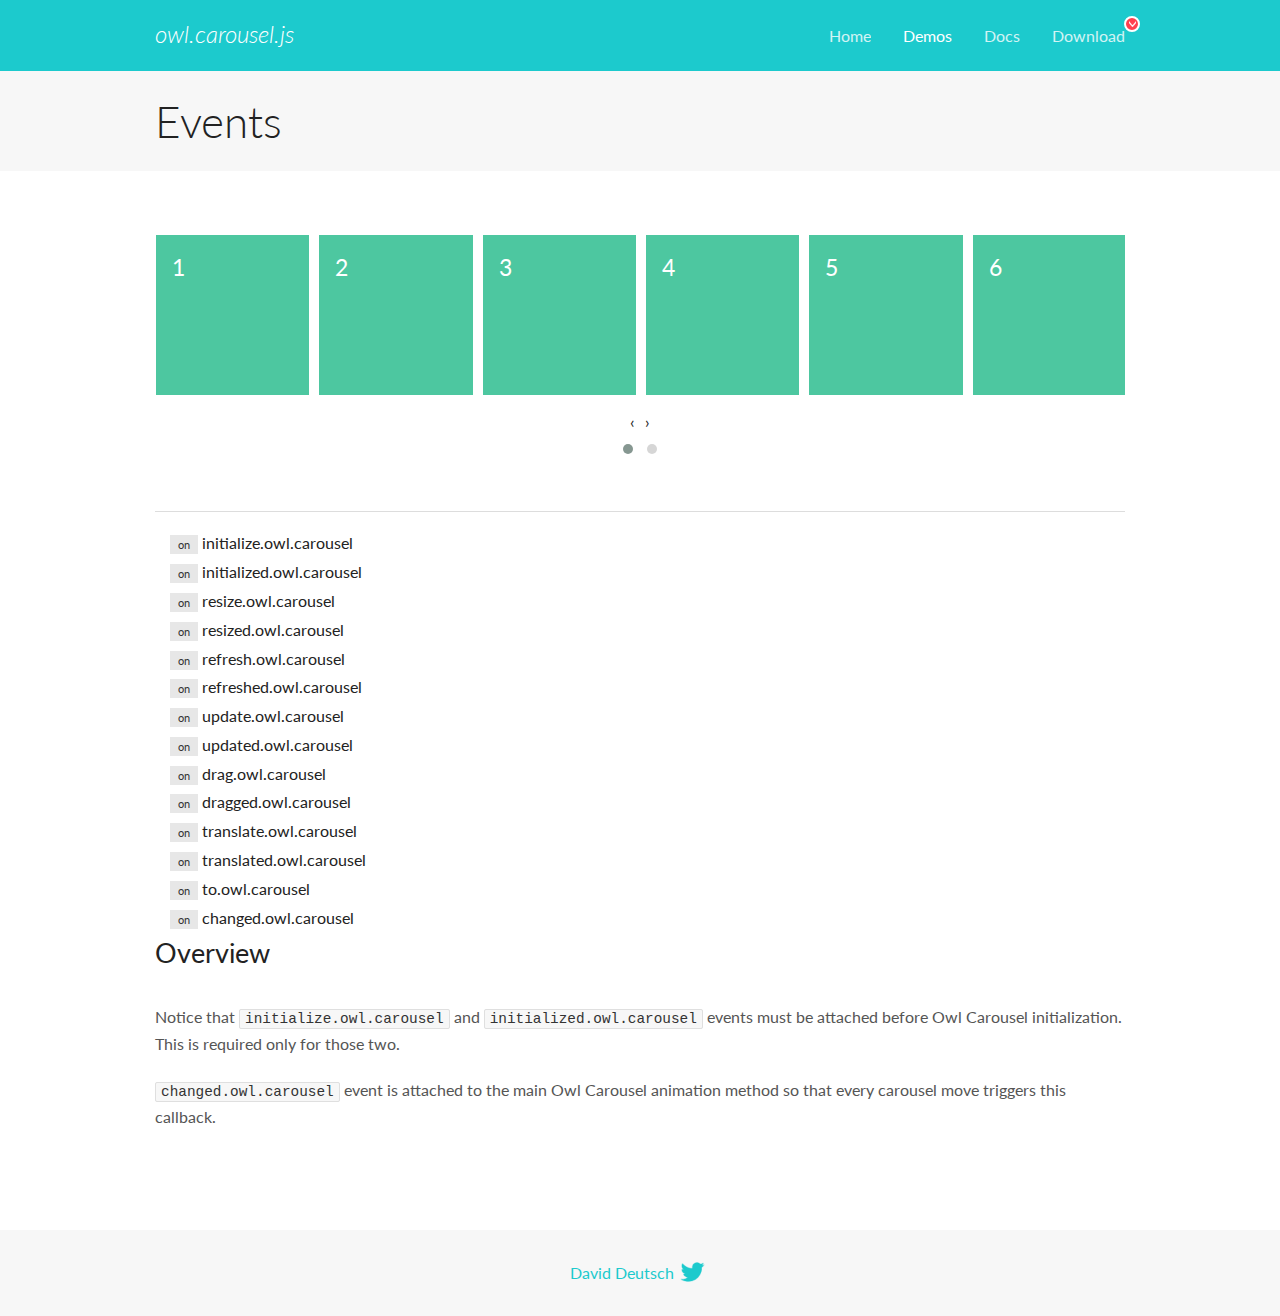
<file: owlcarousel/docs/demos/events.html>
<!DOCTYPE html>
<html lang="en">
  <head>

    <!-- head -->
    <meta charset="utf-8">
    <meta name="msapplication-tap-highlight" content="no" />
    <meta name="viewport" content="width=device-width, initial-scale=1.0" />
    <meta name="description" content="Events usage demo">
    <meta name="author" content="David Deutsch">
    <title>
      Events Demo | Owl Carousel | 2.3.4
    </title>

    <!-- Stylesheets -->
    <link href='https://fonts.googleapis.com/css?family=Lato:300,400,700,400italic,300italic' rel='stylesheet' type='text/css'>
    <link rel="stylesheet" href="../assets/css/docs.theme.min.css">

    <!-- Owl Stylesheets -->
    <link rel="stylesheet" href="../assets/owlcarousel/assets/owl.carousel.min.css">
    <link rel="stylesheet" href="../assets/owlcarousel/assets/owl.theme.default.min.css">

    <!-- HTML5 shim and Respond.js IE8 support of HTML5 elements and media queries -->

    <!--[if lt IE 9]>
      <script src="https://oss.maxcdn.com/libs/html5shiv/3.7.0/html5shiv.js"></script>
      <script src="https://oss.maxcdn.com/libs/respond.js/1.3.0/respond.min.js"></script>
    <![endif]-->

    <!-- Favicons -->
    <link rel="apple-touch-icon-precomposed" sizes="144x144" href="../assets/ico/apple-touch-icon-144-precomposed.png">
    <link rel="shortcut icon" href="../assets/ico/favicon.png">
    <link rel="shortcut icon" href="favicon.ico">

    <!-- Yeah i know js should not be in header. Its required for demos.-->

    <!-- javascript -->
    <script src="../assets/vendors/jquery.min.js"></script>
    <script src="../assets/owlcarousel/owl.carousel.js"></script>
  </head>
  <body>

    <!-- header -->
    <header class="header">
      <div class="row">
        <div class="large-12 columns">
          <div class="brand left">
            <h3>
              <a href="/OwlCarousel2/">owl.carousel.js</a> 
            </h3>
          </div>
          <a id="toggle-nav" class="right">
            <span></span> <span></span> <span></span> 
          </a> 
          <div class="nav-bar">
            <ul class="clearfix">
              <li> <a href="/OwlCarousel2/index.html">Home</a>  </li>
              <li class="active">
                <a href="/OwlCarousel2/demos/demos.html">Demos</a> 
              </li>
              <li> <a href="/OwlCarousel2/docs/started-welcome.html">Docs</a>  </li>
              <li>
                <a href="https://github.com/OwlCarousel2/OwlCarousel2/archive/2.3.4.zip">Download</a> 
                <span class="download"></span> 
              </li>
            </ul>
          </div>
        </div>
      </div>
    </header>

    <!-- title -->
    <section class="title">
      <div class="row">
        <div class="large-12 columns">
          <h1>Events</h1>
        </div>
      </div>
    </section>

    <!--  Demos -->
    <section id="demos">
      <div class="row">
        <div class="large-12 columns">
          <div class="owl-carousel owl-theme">
            <div class="item">
              <h4>1</h4>
            </div>
            <div class="item">
              <h4>2</h4>
            </div>
            <div class="item">
              <h4>3</h4>
            </div>
            <div class="item">
              <h4>4</h4>
            </div>
            <div class="item">
              <h4>5</h4>
            </div>
            <div class="item">
              <h4>6</h4>
            </div>
            <div class="item">
              <h4>7</h4>
            </div>
            <div class="item">
              <h4>8</h4>
            </div>
            <div class="item">
              <h4>9</h4>
            </div>
            <div class="item">
              <h4>10</h4>
            </div>
            <div class="item">
              <h4>11</h4>
            </div>
            <div class="item">
              <h4>12</h4>
            </div>
          </div>
          <hr>
          <div class="large-12 columns callbacks">
            <div><span class="label secondary initialize">on</span>  initialize.owl.carousel </div>
            <div><span class="label secondary initialized">on</span>  initialized.owl.carousel </div>
            <div><span class="label secondary resize">on</span>  resize.owl.carousel </div>
            <div><span class="label secondary resized">on</span>  resized.owl.carousel </div>
            <div><span class="label secondary refresh">on</span>  refresh.owl.carousel </div>
            <div><span class="label secondary refreshed">on</span>  refreshed.owl.carousel </div>
            <div><span class="label secondary update">on</span>  update.owl.carousel </div>
            <div><span class="label secondary updated">on</span>  updated.owl.carousel </div>
            <div><span class="label secondary drag">on</span>  drag.owl.carousel </div>
            <div><span class="label secondary dragged">on</span>  dragged.owl.carousel </div>
            <div><span class="label secondary translate">on</span>  translate.owl.carousel </div>
            <div><span class="label secondary translated">on</span>  translated.owl.carousel </div>
            <div><span class="label secondary to">on</span>  to.owl.carousel </div>
            <div><span class="label secondary changed">on</span>  changed.owl.carousel </div>
          </div>
          <h3 id="overview">Overview</h3>
          <p>Notice that <code>initialize.owl.carousel</code> and <code>initialized.owl.carousel</code> events must be attached before Owl Carousel initialization. This is required only for those two.</p>
          <p><code>changed.owl.carousel</code> event is attached to the main Owl Carousel animation method so that every carousel move triggers this callback.</p>
          <script>
            jQuery(document).ready(function($) {
              var owl = $('.owl-carousel');
              owl.on('initialize.owl.carousel initialized.owl.carousel ' +
                'initialize.owl.carousel initialize.owl.carousel ' +
                'resize.owl.carousel resized.owl.carousel ' +
                'refresh.owl.carousel refreshed.owl.carousel ' +
                'update.owl.carousel updated.owl.carousel ' +
                'drag.owl.carousel dragged.owl.carousel ' +
                'translate.owl.carousel translated.owl.carousel ' +
                'to.owl.carousel changed.owl.carousel',
                function(e) {
                  $('.' + e.type)
                    .removeClass('secondary')
                    .addClass('success');
                  window.setTimeout(function() {
                    $('.' + e.type)
                      .removeClass('success')
                      .addClass('secondary');
                  }, 500);
                });
              owl.owlCarousel({
                loop: true,
                nav: true,
                lazyLoad: true,
                margin: 10,
                video: true,
                responsive: {
                  0: {
                    items: 1
                  },
                  600: {
                    items: 3
                  },
                  960: {
                    items: 5,
                  },
                  1200: {
                    items: 6
                  }
                }
              });
            });
          </script>
        </div>
      </div>
    </section>

    <!-- footer -->
    <footer class="footer">
      <div class="row">
        <div class="large-12 columns">
          <h5>
            <a href="/OwlCarousel2/docs/support-contact.html">David Deutsch</a> 
            <a id="custom-tweet-button" href="https://twitter.com/share?url=https://github.com/OwlCarousel2/OwlCarousel2&text=Owl Carousel - This is so awesome! " target="_blank"></a> 
          </h5>
        </div>
      </div>
    </footer>

    <!-- vendors -->
    <script src="../assets/vendors/highlight.js"></script>
    <script src="../assets/js/app.js"></script>
  </body>
</html>
</file>
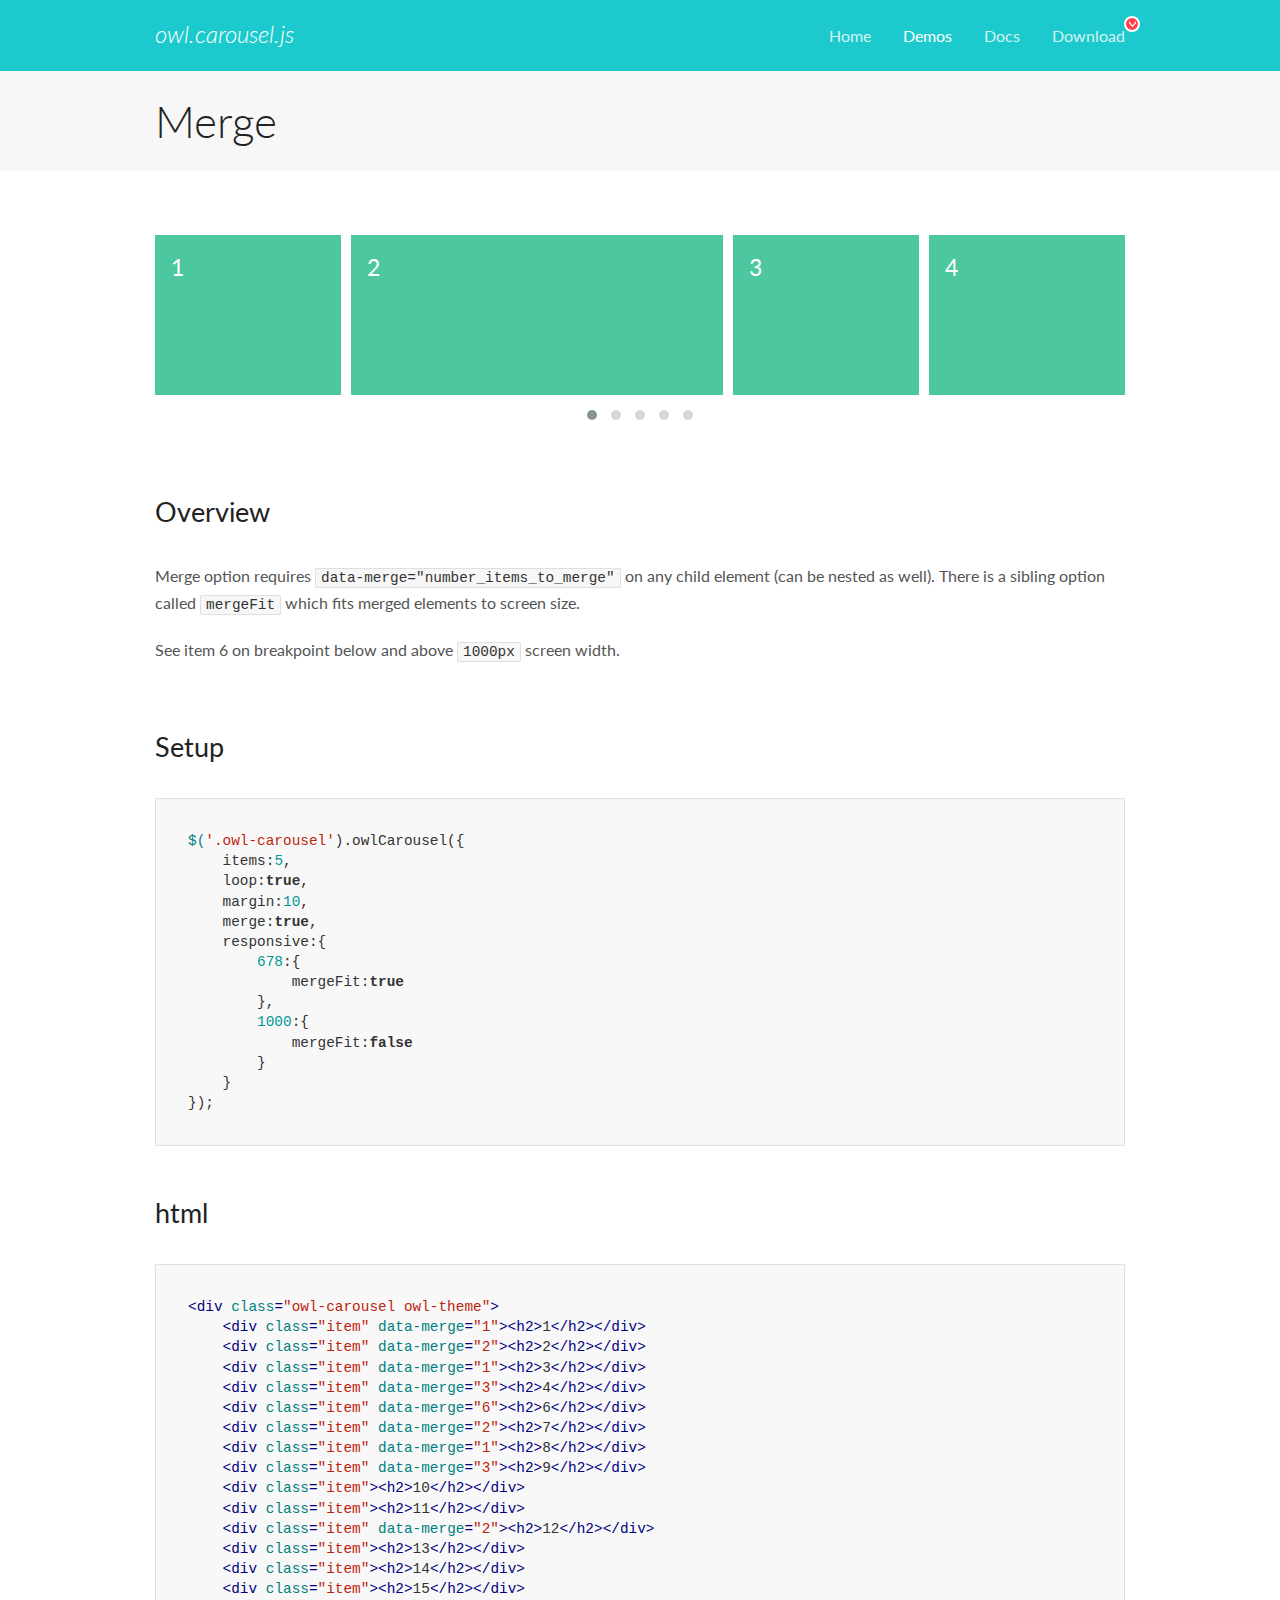
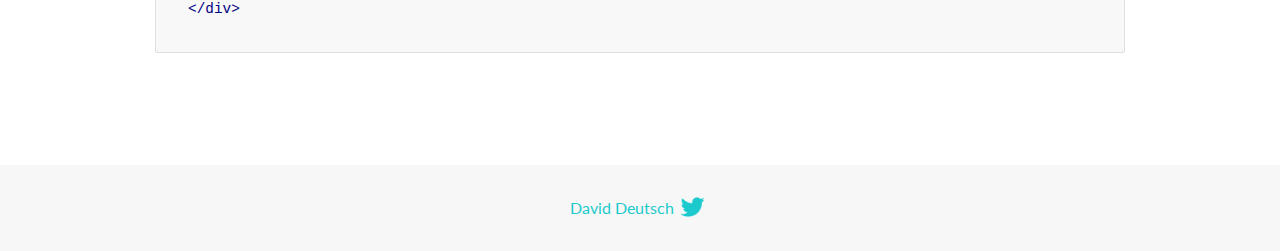
<file: owlcarousel/docs/demos/merge.html>
<!DOCTYPE html>
<html lang="en">
  <head>

    <!-- head -->
    <meta charset="utf-8">
    <meta name="msapplication-tap-highlight" content="no" />
    <meta name="viewport" content="width=device-width, initial-scale=1.0" />
    <meta name="description" content="Merge Items">
    <meta name="author" content="David Deutsch">
    <title>
      Merge Demo | Owl Carousel | 2.3.4
    </title>

    <!-- Stylesheets -->
    <link href='https://fonts.googleapis.com/css?family=Lato:300,400,700,400italic,300italic' rel='stylesheet' type='text/css'>
    <link rel="stylesheet" href="../assets/css/docs.theme.min.css">

    <!-- Owl Stylesheets -->
    <link rel="stylesheet" href="../assets/owlcarousel/assets/owl.carousel.min.css">
    <link rel="stylesheet" href="../assets/owlcarousel/assets/owl.theme.default.min.css">

    <!-- HTML5 shim and Respond.js IE8 support of HTML5 elements and media queries -->

    <!--[if lt IE 9]>
      <script src="https://oss.maxcdn.com/libs/html5shiv/3.7.0/html5shiv.js"></script>
      <script src="https://oss.maxcdn.com/libs/respond.js/1.3.0/respond.min.js"></script>
    <![endif]-->

    <!-- Favicons -->
    <link rel="apple-touch-icon-precomposed" sizes="144x144" href="../assets/ico/apple-touch-icon-144-precomposed.png">
    <link rel="shortcut icon" href="../assets/ico/favicon.png">
    <link rel="shortcut icon" href="favicon.ico">

    <!-- Yeah i know js should not be in header. Its required for demos.-->

    <!-- javascript -->
    <script src="../assets/vendors/jquery.min.js"></script>
    <script src="../assets/owlcarousel/owl.carousel.js"></script>
  </head>
  <body>

    <!-- header -->
    <header class="header">
      <div class="row">
        <div class="large-12 columns">
          <div class="brand left">
            <h3>
              <a href="/OwlCarousel2/">owl.carousel.js</a> 
            </h3>
          </div>
          <a id="toggle-nav" class="right">
            <span></span> <span></span> <span></span> 
          </a> 
          <div class="nav-bar">
            <ul class="clearfix">
              <li> <a href="/OwlCarousel2/index.html">Home</a>  </li>
              <li class="active">
                <a href="/OwlCarousel2/demos/demos.html">Demos</a> 
              </li>
              <li> <a href="/OwlCarousel2/docs/started-welcome.html">Docs</a>  </li>
              <li>
                <a href="https://github.com/OwlCarousel2/OwlCarousel2/archive/2.3.4.zip">Download</a> 
                <span class="download"></span> 
              </li>
            </ul>
          </div>
        </div>
      </div>
    </header>

    <!-- title -->
    <section class="title">
      <div class="row">
        <div class="large-12 columns">
          <h1>Merge</h1>
        </div>
      </div>
    </section>

    <!--  Demos -->
    <section id="demos">
      <div class="row">
        <div class="large-12 columns">
          <div class="owl-carousel owl-theme">
            <div class="item" data-merge="1">
              <h4>1</h4>
            </div>
            <div class="item" data-merge="2">
              <h4>2</h4>
            </div>
            <div class="item" data-merge="1">
              <h4>3</h4>
            </div>
            <div class="item" data-merge="3">
              <h4>4</h4>
            </div>
            <div class="item" data-merge="6">
              <h4>6</h4>
            </div>
            <div class="item" data-merge="2">
              <h4>7</h4>
            </div>
            <div class="item" data-merge="1">
              <h4>8</h4>
            </div>
            <div class="item" data-merge="3">
              <h4>9</h4>
            </div>
            <div class="item">
              <h4>10</h4>
            </div>
            <div class="item">
              <h4>11</h4>
            </div>
            <div class="item" data-merge="2">
              <h4>12</h4>
            </div>
            <div class="item">
              <h4>13</h4>
            </div>
            <div class="item">
              <h4>14</h4>
            </div>
            <div class="item">
              <h4>15</h4>
            </div>
          </div>
          <h3 id="overview">Overview</h3>
          <p>Merge option requires <code>data-merge=&quot;number_items_to_merge&quot;</code> on any child element (can be nested as well). There is a sibling option called <code>mergeFit</code> which fits merged elements to screen size. </p>
          <p>See item 6 on breakpoint below and above <code>1000px</code> screen width.</p>
          <h3 id="setup">Setup</h3>
          <pre><code>$(&#39;.owl-carousel&#39;).owlCarousel({
    items:5,
    loop:true,
    margin:10,
    merge:true,
    responsive:{
        678:{
            mergeFit:true
        },
        1000:{
            mergeFit:false
        }
    }
});</code></pre>
          <h3 id="html">html</h3>
          <pre><code>&lt;div class=&quot;owl-carousel owl-theme&quot;&gt;
    &lt;div class=&quot;item&quot; data-merge=&quot;1&quot;&gt;&lt;h2&gt;1&lt;/h2&gt;&lt;/div&gt;
    &lt;div class=&quot;item&quot; data-merge=&quot;2&quot;&gt;&lt;h2&gt;2&lt;/h2&gt;&lt;/div&gt;
    &lt;div class=&quot;item&quot; data-merge=&quot;1&quot;&gt;&lt;h2&gt;3&lt;/h2&gt;&lt;/div&gt;
    &lt;div class=&quot;item&quot; data-merge=&quot;3&quot;&gt;&lt;h2&gt;4&lt;/h2&gt;&lt;/div&gt;
    &lt;div class=&quot;item&quot; data-merge=&quot;6&quot;&gt;&lt;h2&gt;6&lt;/h2&gt;&lt;/div&gt;
    &lt;div class=&quot;item&quot; data-merge=&quot;2&quot;&gt;&lt;h2&gt;7&lt;/h2&gt;&lt;/div&gt;
    &lt;div class=&quot;item&quot; data-merge=&quot;1&quot;&gt;&lt;h2&gt;8&lt;/h2&gt;&lt;/div&gt;
    &lt;div class=&quot;item&quot; data-merge=&quot;3&quot;&gt;&lt;h2&gt;9&lt;/h2&gt;&lt;/div&gt;
    &lt;div class=&quot;item&quot;&gt;&lt;h2&gt;10&lt;/h2&gt;&lt;/div&gt;
    &lt;div class=&quot;item&quot;&gt;&lt;h2&gt;11&lt;/h2&gt;&lt;/div&gt;
    &lt;div class=&quot;item&quot; data-merge=&quot;2&quot;&gt;&lt;h2&gt;12&lt;/h2&gt;&lt;/div&gt;
    &lt;div class=&quot;item&quot;&gt;&lt;h2&gt;13&lt;/h2&gt;&lt;/div&gt;
    &lt;div class=&quot;item&quot;&gt;&lt;h2&gt;14&lt;/h2&gt;&lt;/div&gt;
    &lt;div class=&quot;item&quot;&gt;&lt;h2&gt;15&lt;/h2&gt;&lt;/div&gt;
&lt;/div&gt;</code></pre>
          <script>
            $(document).ready(function() {
              $('.owl-carousel').owlCarousel({
                items: 5,
                loop: true,
                margin: 10,
                merge: true,
                responsive: {
                  678: {
                    mergeFit: true
                  },
                  1000: {
                    mergeFit: false
                  }
                }
              });
            })
          </script>
        </div>
      </div>
    </section>

    <!-- footer -->
    <footer class="footer">
      <div class="row">
        <div class="large-12 columns">
          <h5>
            <a href="/OwlCarousel2/docs/support-contact.html">David Deutsch</a> 
            <a id="custom-tweet-button" href="https://twitter.com/share?url=https://github.com/OwlCarousel2/OwlCarousel2&text=Owl Carousel - This is so awesome! " target="_blank"></a> 
          </h5>
        </div>
      </div>
    </footer>

    <!-- vendors -->
    <script src="../assets/vendors/highlight.js"></script>
    <script src="../assets/js/app.js"></script>
  </body>
</html>
</file>
<file: style.css>
*{
	margin:0;
	padding:0;
	font-family: "Roboto",Helvetica Neue,Helvetica,Arial,sans-serif;

}
:root {
  --main-bg-color: #fb66a8; 
}
.container{
	width: 90%;
	margin:auto;
}
p{
	line-height: 1.5;
	text-align:justify;
}
.ui-state-default{
	border: 0 !important;
	background-color: white !important;
	padding:6px !important;
	text-align: center !important;
	transition: background-color 0.4s;
	border-radius:50% !important; 
	color: #5b5b5b !important;
}
.ui-state-hover{
	background-color: var(--main-bg-color) !important;
}
.ui-state-active{
	background-color: var(--main-bg-color) !important;
}
.ui-widget-header{
	background-color: white !important;
	border:none;
}
.ui-datepicker-next,.ui-datepicker-prev{
	display: flex;
    justify-content: center;
    align-items: center;
}
.ui-datepicker-next:hover,.ui-datepicker-prev:hover{
	background-color: white !important;
	border:0;
	color: var(--main-bg-color);
}
.ui-datepicker-prev:after {
    content: "\f104";
    font-family: 'Font Awesome 5 Free';
    font-weight: 900;
}
.ui-datepicker-next:after {
    content: "\f105";
    font-family: 'Font Awesome 5 Free';
    font-weight: 900;
}
.ui-datepicker-month, .ui-datepicker-year {
    border:none;
    background-color: white;
    color:var(--main-bg-color);
    text-align: center;
}

#contact-topbar i{
	color: #fd0;
}
.fa-search{
	color:var(--main-bg-color);
}
#submit-form{
	display: flex;
	justify-content: center;
}
.btn-submit{
    padding: 18px 30px;
    border-radius: 30px;
    background: #56509f;
    color: #fff;
    font-size: 16px;
    font-weight: bold;
    font-family: "Quicksand",sans-serif;
    border: 2px solid #fff;
    text-decoration: none;
    text-align: center;
}
#contact-topbar{
	background-color: var(--main-bg-color);
	height: 50px;
	line-height:25px;
	display: flex;
	align-items: center;
}
#contact-topbar .container{
	display: grid;
	grid-template-columns: 7fr 3fr;
}
#topbar-left ul, #topbar-right ul{
	display: flex;
	list-style: none;
}
#topbar-left ul li, #topbar-right ul li{
	margin-right:15px;
}
#topbar-right{
	display: flex;
	justify-content: flex-end;
}
#navbar{
	padding: 8px 0;
}
#navbar .container{
	display: grid;
	width: 85%;
	grid-template-columns: 3fr 7fr 1fr;
}
#navbar #menu-icon{
	display: flex;
	align-items: center;
}
#navbar #menu-icon a{
	color:var(--main-bg-color);
}
#navbar ul{
	display: flex;
	list-style: none;
	align-items: center;
}
#navbar ul li{
	margin-right: 25px;
}
#navbar ul a{
	text-decoration: none;
	font-size: 16px;
	color: black;
  transition: color 0.5s;
}
#navbar ul a:hover{
	color: var(--main-bg-color);
}
.dropdown {
  position: relative;
}
.dropdown-content {
    position: absolute;
    top: 120%;
    left: 0px;
    width: 200px;
    padding: 0;
    background-color: #fff;
    box-shadow: 0 1px 11px 0px rgba(0,0,0,0.2);
    z-index: 100;
    max-height: 0;
    overflow: hidden;
    transition: max-height 0.4s;
}

.dropdown-content a {
  color: black;
  padding: 12px 16px;
  text-decoration: none;
  display: block;
  border-bottom: 0.5px var(--main-bg-color) solid;
}
.dropdown-content a:last-child{
	border-bottom: 0;
}
.dropdown:hover .dropdown-content {
  max-height: 180px;
}
#search-icon{
	display: flex;
	align-items: center;
	justify-content: flex-end;
}
#register{
	background-color: var(--main-bg-color);
}
#register .container{
	display: grid;
	grid-template-columns: 7fr 3fr;
	padding:10px 0;
	height: 90px;
}
#register-left{
	display: flex;
	align-items: center;
}
#register-img{
	margin-right:10px;
}
#register-right{
	display: flex;
	justify-content: flex-end;
	align-items: center;
}
#register-right a{
	text-decoration: none;
	padding:15px 20px;
	border-radius: 20px;
	background-color: #56509f;
	color: white;
	border:solid white 2px;
}
#section1,#section2,#section3,#section4{
	margin-top:50px;
}
.section-heading{
	color: var(--main-bg-color);
	text-align: center;
	position: relative;
	margin-bottom: 40px;
	font-family: "Quicksand",sans-serif;
	font-weight: 700;
}
.section-heading::after{
	    position: absolute;
    content: "";
    width: 100px;
    height: 2px;
    background: var(--main-bg-color);
    left: 50%;
    top: 130%;
    transform:translate(-50%,-50%);
}
.section-heading::before{
	position:absolute;
	content:"";
	width: 5px;
	height: 5px;
	border-radius: 50%;
	border:var(--main-bg-color) solid 2px;
	top: 130%;
	left:50%;
	transform:translate(-50%,-50%);
}
#section1 .container{
	display: grid;
	grid-template-columns: 4fr 5fr;
}
#section1-des-right{
	display: grid;
	grid-template-columns: 1fr 1fr;
	grid-gap: 15px;
	margin-left: 20px;
}
#section1-des-right .box{
	display: flex;
	flex-direction: column;
	align-items: center;
	justify-content: center;
	margin-left: 10px;
	margin-bottom: 10px;
	padding: 20px 0 25px 0;
	border-radius: 20px;
}
#section1-des-right .box p{
	text-align: center !important;
}
#section1-des-right .box1{
	background-color:#7ed3f7;
}
#section1-des-right .box2{
	background-color:#bfd730;
}
#section1-des-right .box3{
	background-color:#ffd668;
}
#section1-des-right .box4{
	background-color:#f6adcd;
}
#section2 h2 a,#section4 h2 a{
	text-decoration: none;
	color:var(--main-bg-color);
}
#section2 .container{
	display: grid;
	grid-template-columns: 1fr 1fr 1fr;
	grid-gap:35px;
}
#section2 .container .box{
	display: flex;
	flex-direction: column;
	box-shadow: 0 0 8px gray;
}
.section2-image img{
	max-width: 100%;
	display: block;
	height: auto;
}
.section2-title{
	text-align: center;
	padding:20px 0;
}
#section2 .box p{
	padding:0 15px 15px 15px;
}
#section3 .container{
	display: grid;
	grid-template-columns: 1fr 2fr;
	grid-gap: 35px;
}
.section3-des-right{
	display: grid;
	grid-template-columns: 1fr 1fr;
	grid-gap: 35px;
}
#section3 .underline{
	padding:10px 0;
	border-bottom: solid 1px var(--main-bg-color);
}
#section3 a{
	padding:10px 25px;
	background-color: #56509f;
	border-radius: 25px;
	color:white;
	margin:auto;
}
.number{
	font-size: 40px;
	font-weight: 700;
}
.white-text{
	color:white;
}
.title{
	color:var(--main-bg-color);
	margin-bottom: 15px;
}
#section4 .container{
	display: grid;
	grid-template-columns: 1fr 1fr 1fr;
	grid-gap: 35px;
}
#section4 input{
	padding:15px 0 15px 15px;
}
@media(max-width: 768px){
	.hidden-xs{
		display: none !important;
	}
	#contact-topbar .container{
		display: flex;
		justify-content: center;
	}
	#navbar .container{
		grid-template-columns: 1fr 2fr 1fr;
	}
	#logo{
		display: flex;
		justify-content: center;
	}
}
@media(min-width: 769px){
	.hidden-lg{
		display: none;
	}
}
</file>
